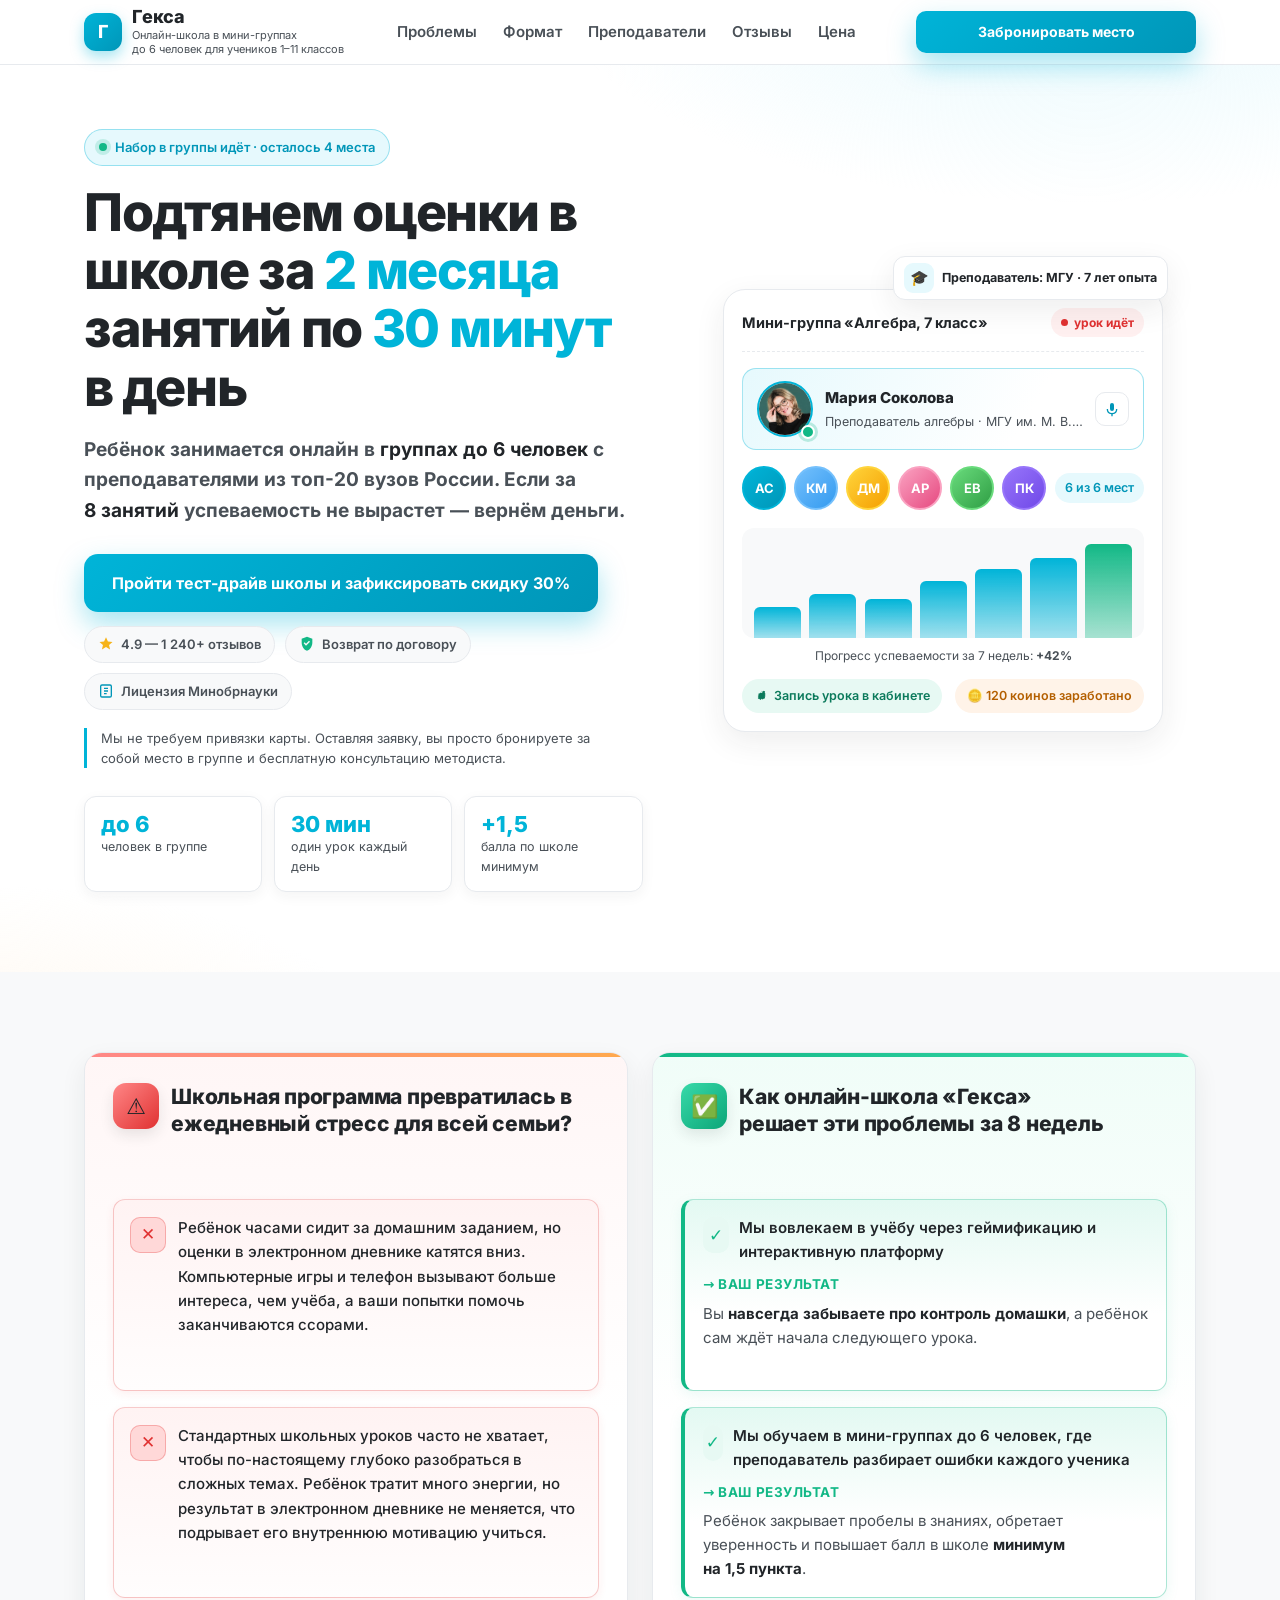
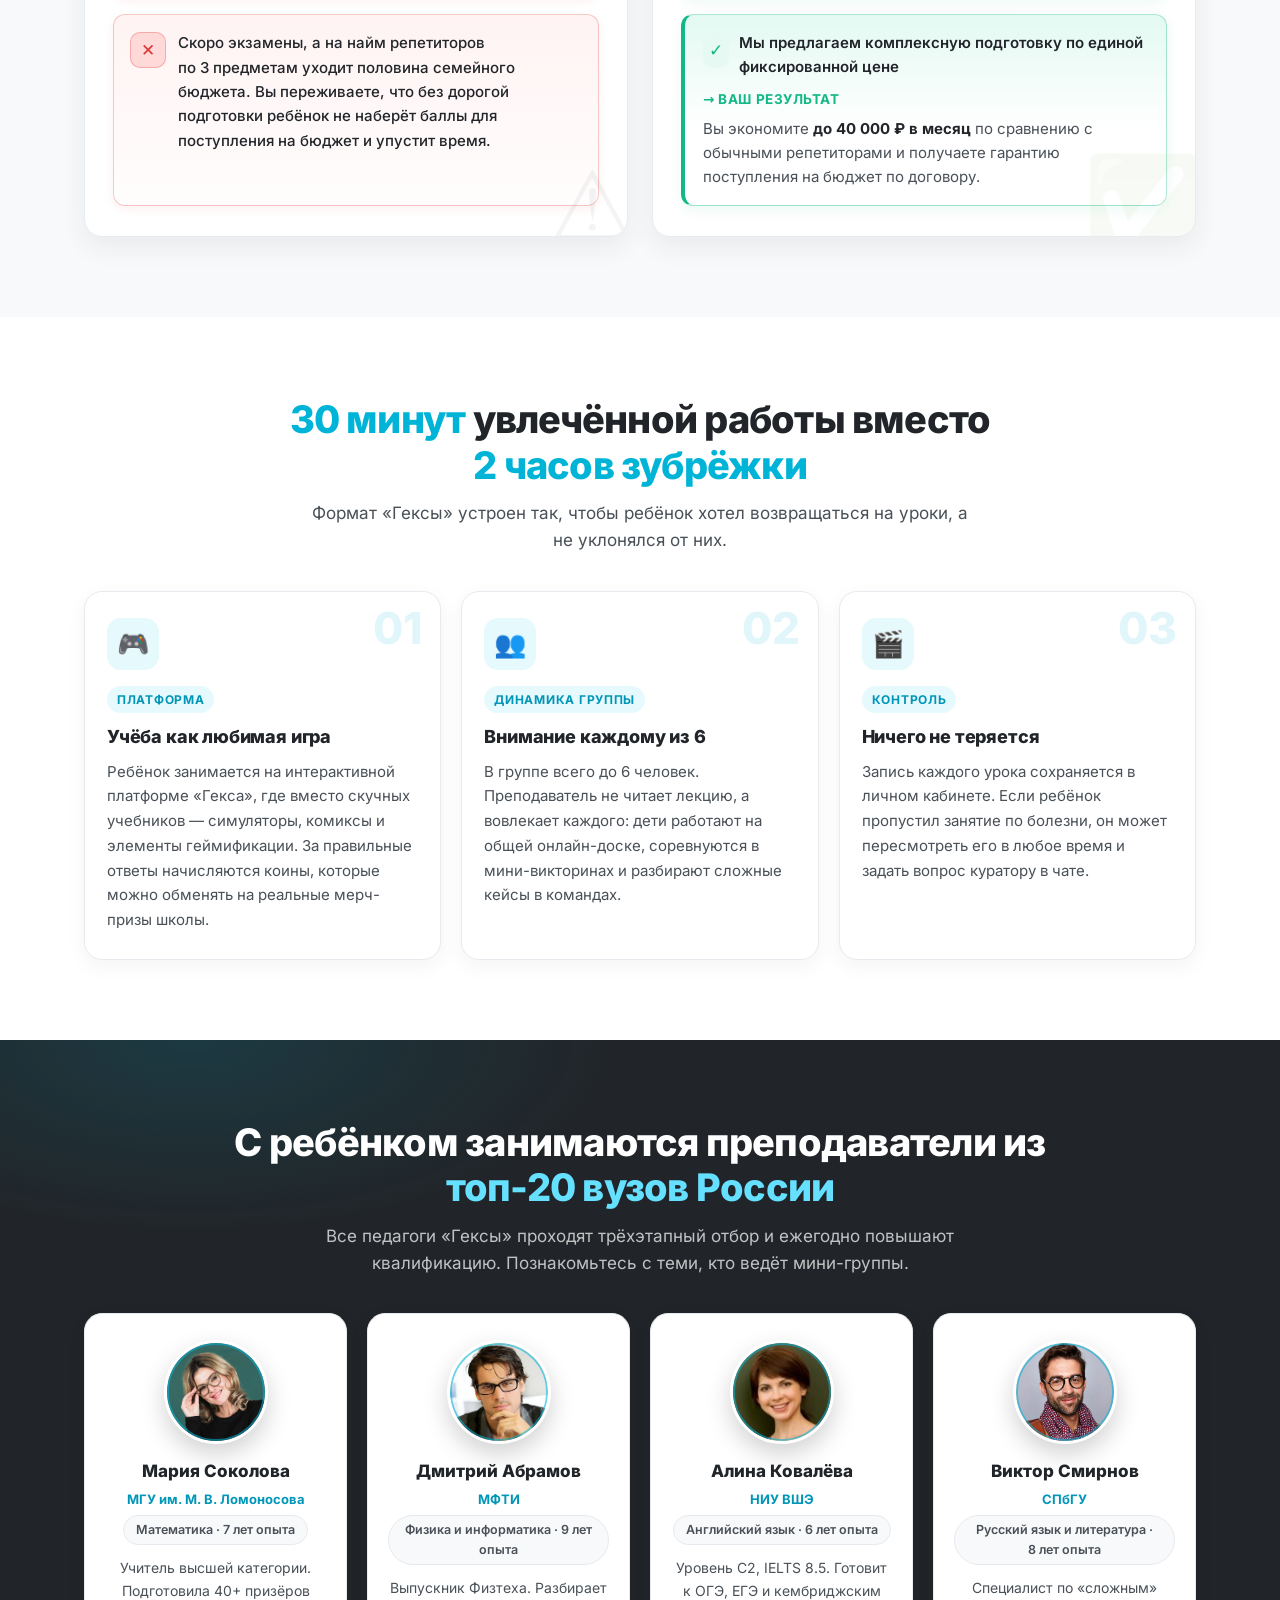
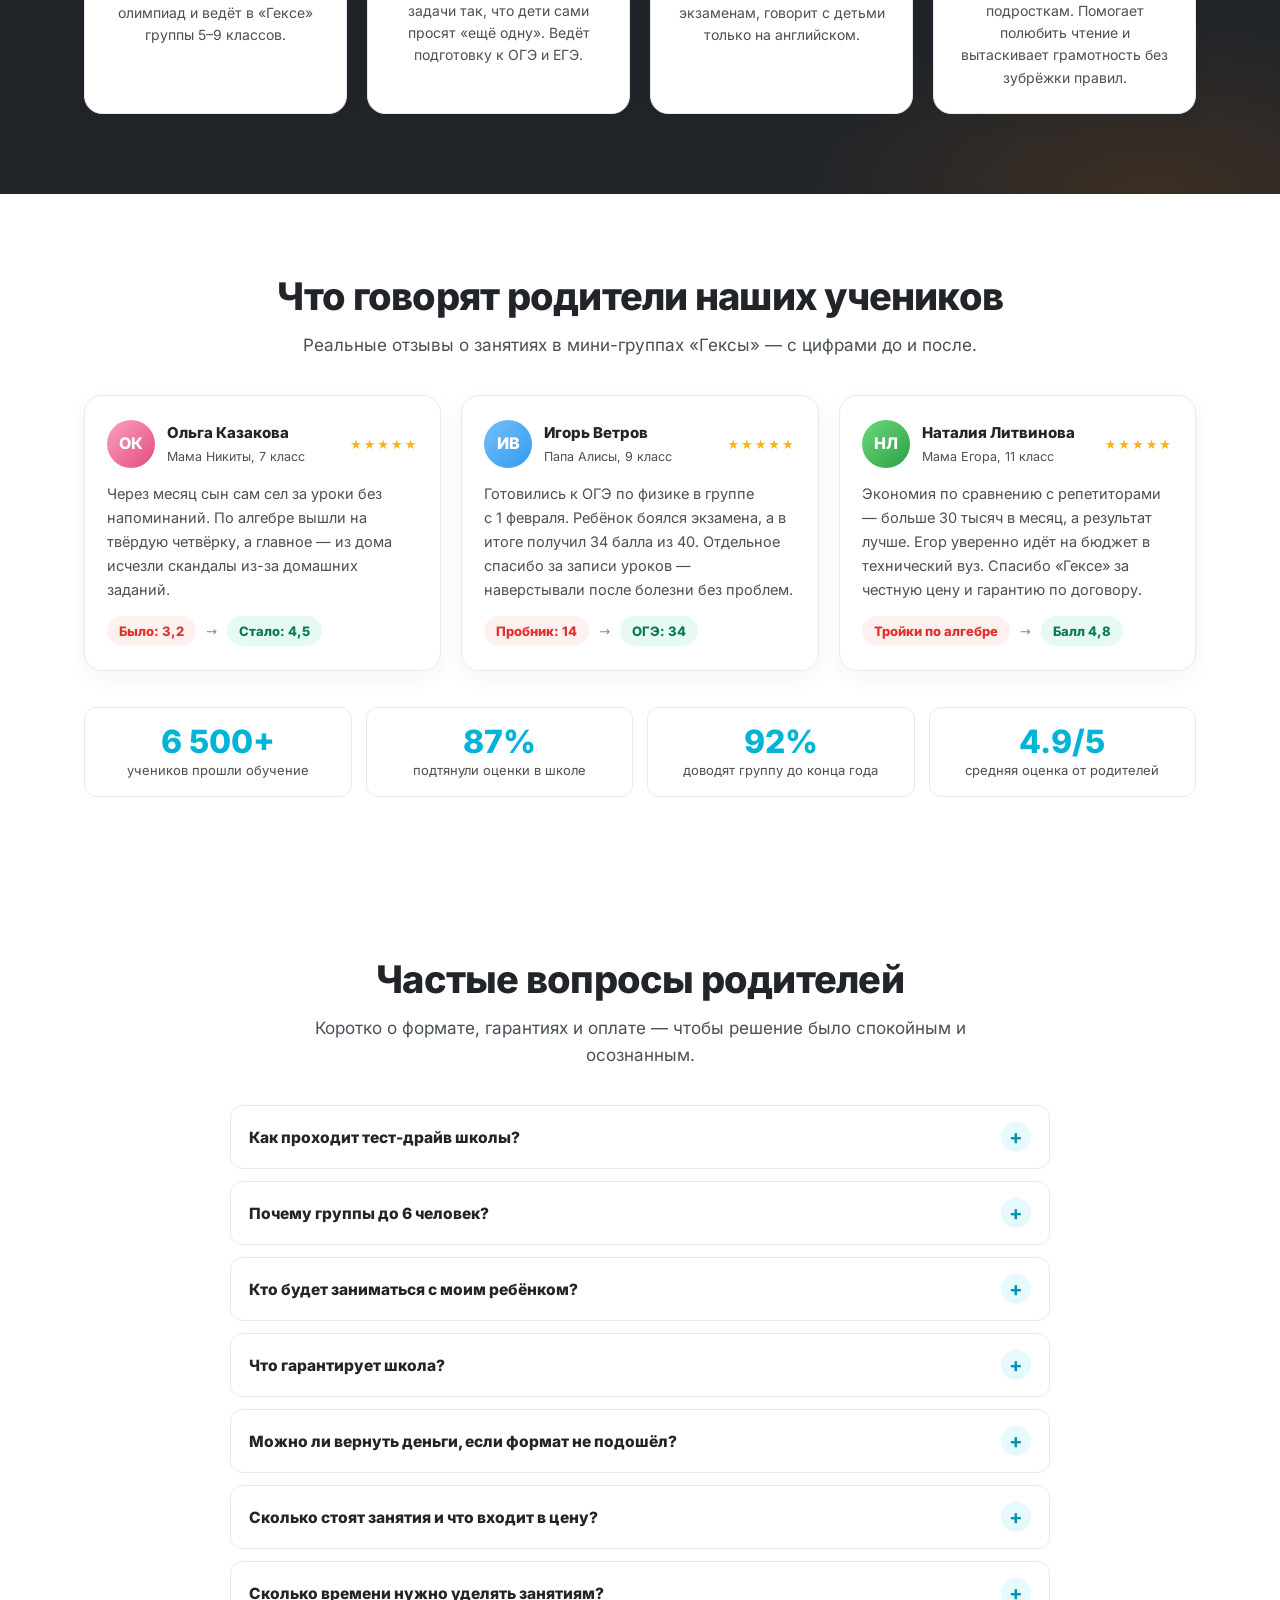
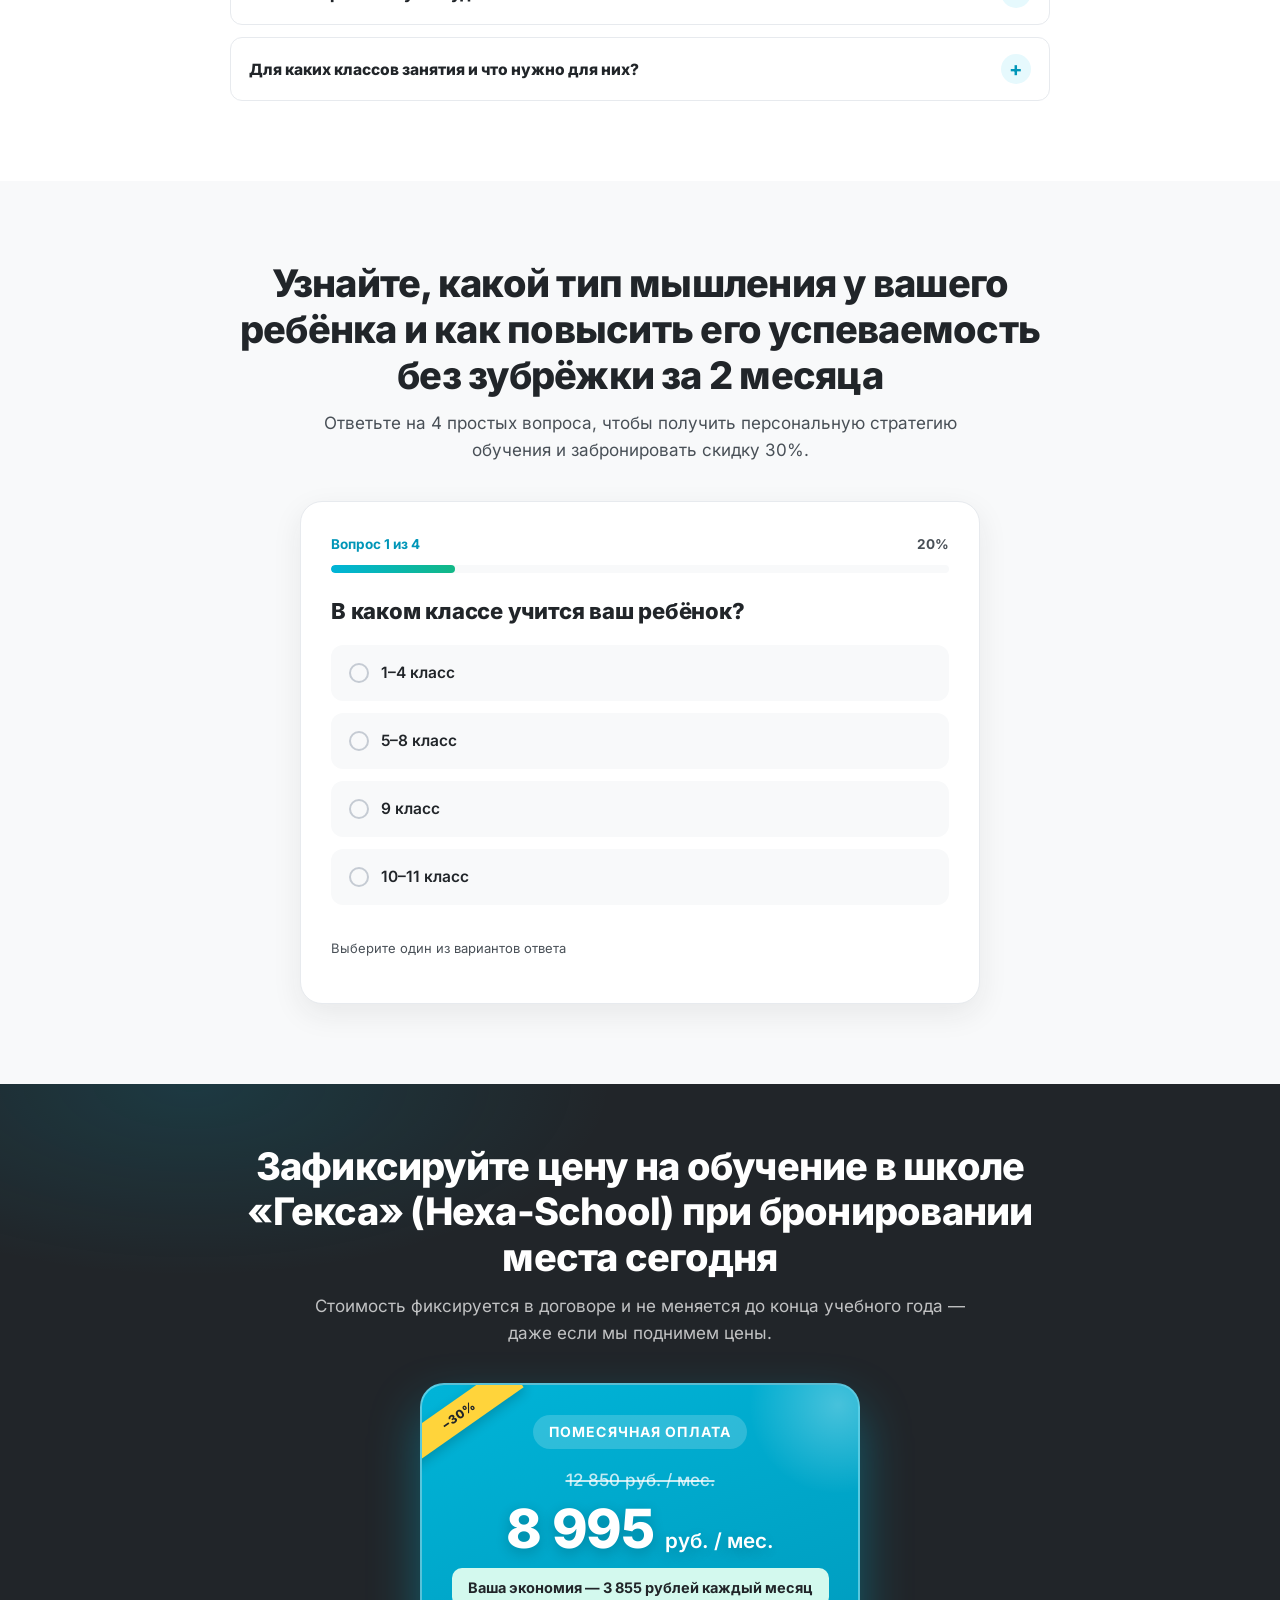
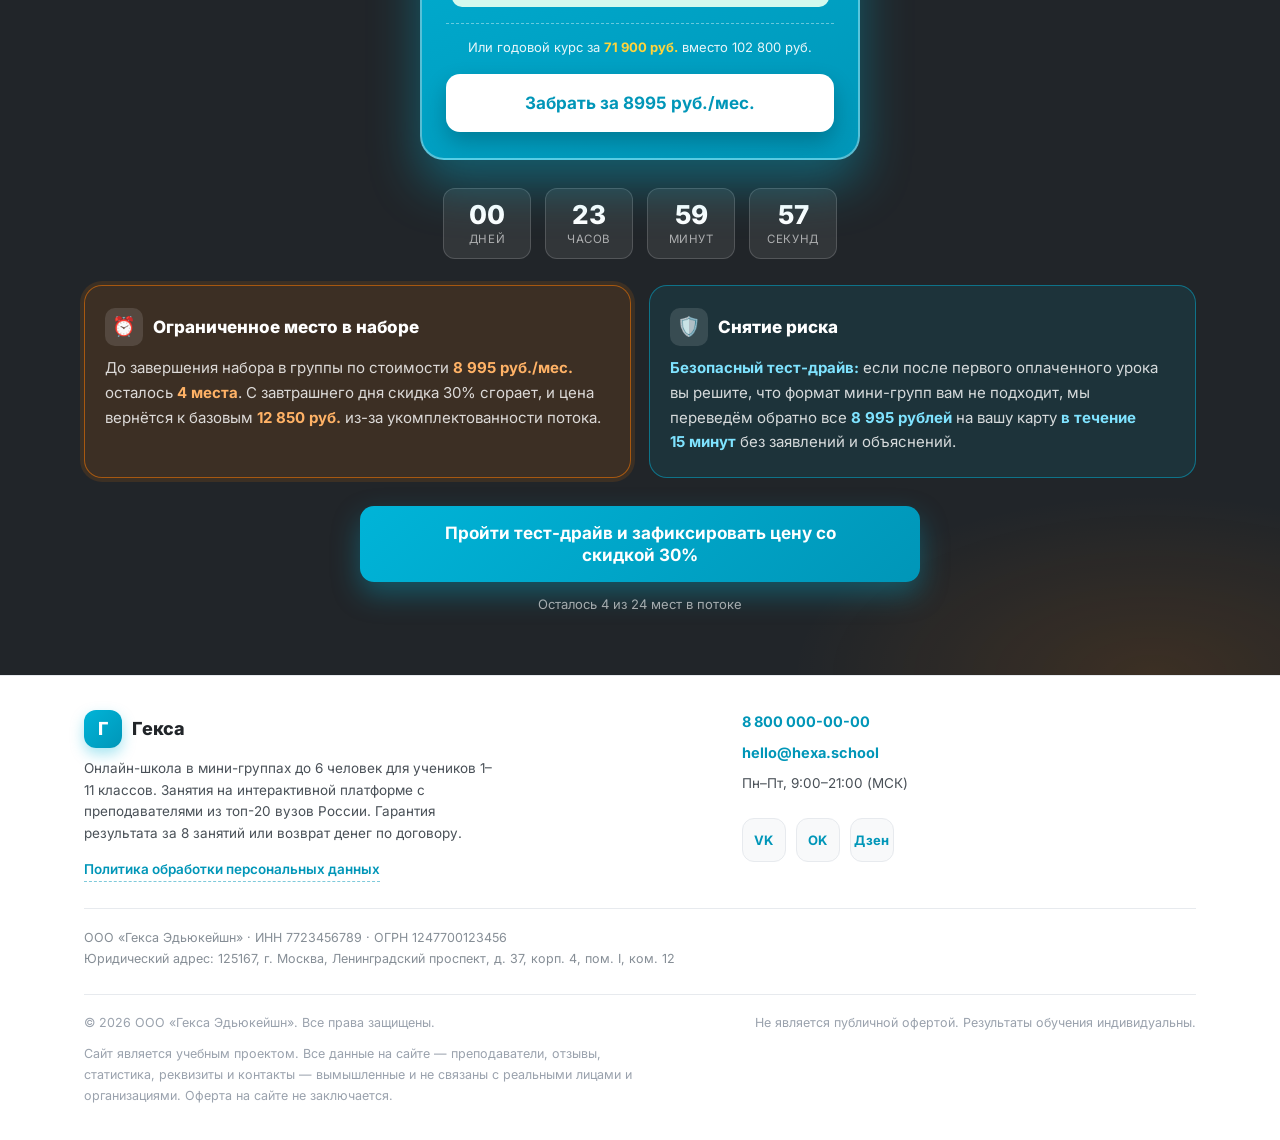
<file: index.html>
<!DOCTYPE html>
<html lang="ru" class="no-js">
<head>
  <meta charset="UTF-8">
  <meta name="viewport" content="width=device-width, initial-scale=1.0">
  <title>Гекса — онлайн-школа в мини-группах до 6 человек для учеников 1–11 классов</title>
  <meta name="description" content="Подтянем оценки за 2 месяца занятий по 30 минут в день. Обучение в мини-группах до 6 человек с преподавателями из топ-20 вузов России. Гарантия результата за 8 занятий или возврат денег.">
  <link rel="icon" type="image/svg+xml" href="data:image/svg+xml,%3Csvg xmlns='http://www.w3.org/2000/svg' viewBox='0 0 64 64'%3E%3Cdefs%3E%3ClinearGradient id='g' x1='0' y1='0' x2='1' y2='1'%3E%3Cstop offset='0' stop-color='%2300b4d8'/%3E%3Cstop offset='1' stop-color='%2300769c'/%3E%3C/linearGradient%3E%3C/defs%3E%3Cpath d='M32 2 58 17v30L32 62 6 47V17z' fill='url(%23g)'/%3E%3Ctext x='32' y='43' font-family='Arial,sans-serif' font-size='30' font-weight='700' fill='white' text-anchor='middle'%3EГ%3C/text%3E%3C/svg%3E">
  <link rel="stylesheet" href="fonts.css">
  <style>
    /* ============ БАЗА И ПЕРЕМЕННЫЕ ============ */
    :root {
      --accent:        #00b4d8;
      --accent-dark:   #0096b8;
      --accent-soft:   #e6f9fd;
      --success:       #12b886;
      --success-soft:  #e7f9f3;
      --alert:         #ff7a00;
      --alert-soft:    #fff3e8;
      --ink:           #212529;
      --ink-soft:      #495057;
      --ink-mute:      #868e96;
      --bg:            #f8f9fa;
      --white:         #ffffff;
      --border:        #e7eaee;
      --radius:        18px;
      --radius-sm:     12px;
      --shadow:        0 10px 30px rgba(33, 37, 41, .08);
      --shadow-accent: 0 12px 28px rgba(0, 180, 216, .35);
      --container:     1160px;
    }

    *, *::before, *::after { box-sizing: border-box; }

    html { scroll-behavior: smooth; scroll-padding-top: 72px; }

    body {
      margin: 0;
      font-family: 'Inter', system-ui, -apple-system, 'Segoe UI', Roboto, sans-serif;
      font-size: 16px;
      line-height: 1.6;
      color: var(--ink);
      background: var(--white);
      -webkit-font-smoothing: antialiased;
      overflow-x: hidden;
    }

    img, svg { max-width: 100%; display: block; }
    h1, h2, h3, p { margin: 0; }
    ul { margin: 0; padding: 0; list-style: none; }
    a { color: inherit; }

    .container {
      width: 100%;
      max-width: var(--container);
      margin: 0 auto;
      padding: 0 20px;
    }

    .section {
      padding: 56px 0;
      background: var(--bg);
    }
    .section--white { background: var(--white); }

    /* Тёмная секция — в стиле финального оффера (переиспользуется для ритма страницы) */
    .section--dark {
      background:
        radial-gradient(700px 320px at 15% 0%, rgba(0, 180, 216, .14), transparent 60%),
        radial-gradient(600px 300px at 90% 100%, rgba(255, 122, 0, .12), transparent 60%),
        var(--ink);
      color: var(--white);
    }
    .section--dark .section-title { color: var(--white); }
    .section--dark .section-subtitle { color: rgba(255, 255, 255, .72); }
    /* Акцентный текст в заголовках на тёмном — светлее, чтобы не потеряться */
    .section--dark .accent-strong { color: #66e0ff; }

    .section-title {
      font-size: clamp(26px, 5vw, 38px);
      font-weight: 800;
      line-height: 1.2;
      letter-spacing: -.02em;
      text-align: center;
      max-width: 820px;
      margin: 0 auto 12px;
    }

    .section-subtitle {
      text-align: center;
      color: var(--ink-soft);
      max-width: 680px;
      margin: 0 auto 36px;
      font-size: clamp(15px, 2.5vw, 17px);
    }

    .accent { color: var(--accent); }
    .accent-strong { color: var(--accent); font-weight: 800; }

    /* ============ КНОПКИ ============ */
    .btn {
      display: inline-flex;
      align-items: center;
      justify-content: center;
      gap: 10px;
      width: 100%;
      min-height: 58px;
      padding: 16px 28px;
      font-family: inherit;
      font-size: 16px;
      font-weight: 700;
      line-height: 1.3;
      text-align: center;
      text-decoration: none;
      color: var(--white);
      background: linear-gradient(135deg, var(--accent) 0%, var(--accent-dark) 100%);
      border: none;
      border-radius: 14px;
      cursor: pointer;
      box-shadow: var(--shadow-accent);
      transition: transform .2s ease, box-shadow .2s ease, filter .2s ease;
    }
    .btn:hover, .btn:focus-visible {
      transform: translateY(-3px);
      box-shadow: 0 16px 34px rgba(0, 180, 216, .42);
      filter: brightness(1.05);
    }
    .btn:active { transform: translateY(-1px); }
    .btn--ghost {
      background: var(--white);
      color: var(--accent-dark);
      border: 2px solid var(--accent);
      box-shadow: none;
    }
    .btn--ghost:hover { background: var(--accent-soft); box-shadow: none; }

    /* ============ ШАПКА / HERO ============ */
    .site-header {
      position: sticky;
      top: 0;
      z-index: 50;
      background: rgba(255, 255, 255, .92);
      backdrop-filter: blur(10px);
      border-bottom: 1px solid var(--border);
    }

    .site-header__inner {
      display: flex;
      align-items: center;
      justify-content: space-between;
      gap: 16px;
      min-height: 64px;
    }

    .logo {
      display: flex;
      align-items: center;
      gap: 10px;
      text-decoration: none;
    }
    .logo__mark {
      flex: 0 0 auto;
      width: 38px;
      height: 38px;
      display: grid;
      place-items: center;
      color: var(--white);
      font-weight: 800;
      font-size: 18px;
      background: linear-gradient(135deg, var(--accent), var(--accent-dark));
      border-radius: 12px;
      box-shadow: 0 6px 14px rgba(0, 180, 216, .35);
    }
    .logo__text { display: flex; flex-direction: column; line-height: 1.15; }
    .logo__name { font-weight: 800; font-size: 18px; letter-spacing: -.01em; }
    .logo__tagline {
      font-size: 11px;
      color: var(--ink-soft);
      max-width: 230px;
      line-height: 1.3;
    }

    .nav__list {
      display: none;
      gap: 26px;
    }
    .nav__link {
      font-size: 15px;
      font-weight: 600;
      text-decoration: none;
      color: var(--ink-soft);
      transition: color .2s ease;
    }
    .nav__link:hover { color: var(--accent-dark); }

    .header-cta {
      display: none;
      min-height: 42px;
      padding: 10px 18px;
      font-size: 14px;
      border-radius: 10px;
      width: auto;
    }

    .header-actions {
      display: flex;
      align-items: center;
      gap: 12px;
    }

    /* Бургер: на десктопе скрыт, на мобильных включается в @media (max-width: 899px) */
    .burger {
      display: none;
      place-items: center;
      gap: 5px;
      width: 44px;
      height: 44px;
      padding: 0;
      color: var(--ink);
      background: var(--white);
      border: 1px solid var(--border);
      border-radius: 12px;
      cursor: pointer;
      transition: background .2s ease, border-color .2s ease;
    }
    .burger:hover,
    .burger:focus-visible {
      background: var(--accent-soft);
      border-color: #bdeef8;
    }
    .burger span {
      display: block;
      width: 20px;
      height: 2.4px;
      border-radius: 3px;
      background: currentColor;
      transition: transform .25s ease, opacity .2s ease;
    }
    .burger.is-open span:nth-child(1) { transform: translateY(7.4px) rotate(45deg); }
    .burger.is-open span:nth-child(2) { opacity: 0; }
    .burger.is-open span:nth-child(3) { transform: translateY(-7.4px) rotate(-45deg); }

    /* Кнопка заявки внутри мобильного меню (на десктопе не показываем) */
    .nav__cta {
      display: none;
      margin-top: 8px;
      padding: 14px 16px;
      font-size: 15px;
      font-weight: 700;
      text-align: center;
      color: var(--white);
      background: var(--accent);
      border-radius: var(--radius-sm);
      box-shadow: var(--shadow-accent);
      transition: background .2s ease;
    }
    .nav__cta:hover,
    .nav__cta:focus-visible {
      color: var(--white);
      background: var(--accent-dark);
    }

    .hero {
      padding: 40px 0 56px;
      background:
        radial-gradient(900px 380px at 85% -10%, var(--accent-soft) 0%, transparent 60%),
        radial-gradient(700px 320px at 0% 110%, #fff8ef 0%, transparent 55%),
        var(--white);
      overflow: hidden;
    }

    .hero__grid {
      display: grid;
      grid-template-columns: 1fr;
      gap: 40px;
      align-items: center;
    }

    .hero__badge {
      display: inline-flex;
      align-items: center;
      gap: 8px;
      padding: 7px 14px;
      margin-bottom: 18px;
      font-size: 13px;
      font-weight: 600;
      color: var(--accent-dark);
      background: var(--accent-soft);
      border: 1px solid rgba(0, 180, 216, .35);
      border-radius: 999px;
    }
    .hero__badge-dot {
      width: 8px; height: 8px;
      border-radius: 50%;
      background: var(--success);
      box-shadow: 0 0 0 4px rgba(18, 184, 134, .18);
    }

    .hero__title {
      font-size: clamp(30px, 7vw, 52px);
      font-weight: 800;
      line-height: 1.12;
      letter-spacing: -.025em;
      margin-bottom: 18px;
    }

    .hero__subtitle {
      font-size: clamp(16px, 3vw, 19px);
      color: var(--ink-soft);
      margin-bottom: 28px;
      max-width: 560px;
    }
    .hero__subtitle strong { color: var(--ink); font-weight: 700; }

    .hero__cta { margin-bottom: 14px; }

    .hero__microtext {
      font-size: 13px;
      line-height: 1.55;
      color: var(--ink-soft);
      max-width: 520px;
      padding-left: 14px;
      border-left: 3px solid var(--accent);
    }

    .hero__stats {
      display: flex;
      flex-wrap: wrap;
      gap: 12px;
      margin-top: 28px;
    }
    .hero__stat {
      flex: 1 1 130px;
      padding: 14px 16px;
      background: var(--white);
      border: 1px solid var(--border);
      border-radius: var(--radius-sm);
      box-shadow: 0 4px 14px rgba(33, 37, 41, .05);
    }
    .hero__stat-value { font-size: 22px; font-weight: 800; color: var(--accent); line-height: 1.2; }
    .hero__stat-label { font-size: 12.5px; color: var(--ink-soft); }

    /* --- Визуальная карточка платформы --- */
    .platform-card {
      position: relative;
      background: var(--white);
      border: 1px solid var(--border);
      border-radius: 22px;
      box-shadow: var(--shadow);
      padding: 18px;
      max-width: 440px;
      margin: 0 auto;
      width: 100%;
    }
    .platform-card::before {
      content: "";
      position: absolute;
      inset: -14px -14px auto auto;
      width: 120px; height: 120px;
      background: radial-gradient(circle, rgba(0,180,216,.25), transparent 70%);
      border-radius: 50%;
      z-index: -1;
    }

    .platform-card__top {
      display: flex;
      align-items: center;
      justify-content: space-between;
      gap: 10px;
      padding-bottom: 14px;
      border-bottom: 1px dashed var(--border);
      margin-bottom: 16px;
    }
    .platform-card__room { font-size: 14.5px; font-weight: 700; }
    .platform-card__live {
      display: inline-flex;
      align-items: center;
      gap: 6px;
      font-size: 12px;
      font-weight: 700;
      color: #e03131;
      background: #fff0f0;
      padding: 5px 10px;
      border-radius: 999px;
    }
    .platform-card__live::before {
      content: "";
      width: 7px; height: 7px;
      border-radius: 50%;
      background: #e03131;
      animation: pulse 1.4s infinite;
    }
    @keyframes pulse {
      0%, 100% { opacity: 1; }
      50% { opacity: .3; }
    }

    .group-row {
      display: flex;
      align-items: center;
      gap: 8px;
      flex-wrap: wrap;
      margin-bottom: 18px;
    }
    .avatar {
      width: 44px; height: 44px;
      display: grid;
      place-items: center;
      font-size: 13px;
      font-weight: 700;
      color: var(--white);
      background: var(--bg);
      border: 2px solid var(--border);
      border-radius: 50%;
      letter-spacing: .02em;
    }
    .avatar--t { background: linear-gradient(135deg, var(--accent), var(--accent-dark)); border-color: var(--accent); }
    .avatar--k { background: linear-gradient(135deg, #74c0fc, #339af0); border-color: #74c0fc; }
    .avatar--d { background: linear-gradient(135deg, #ffd43b, #f59f00); border-color: #ffd43b; }
    .avatar--a { background: linear-gradient(135deg, #faa2c1, #e64980); border-color: #faa2c1; }
    .avatar--e { background: linear-gradient(135deg, #69db7c, #2f9e44); border-color: #69db7c; }
    .avatar--p { background: linear-gradient(135deg, #9775fa, #7048e8); border-color: #9775fa; }
    .group-row__count {
      font-size: 12.5px;
      font-weight: 600;
      color: var(--ink-soft);
      margin-left: auto;
      background: var(--accent-soft);
      color: var(--accent-dark);
      padding: 5px 10px;
      border-radius: 999px;
    }

    /* Превью преподавателя в видеосвязи */
    .video-teacher {
      display: flex;
      align-items: center;
      gap: 12px;
      padding: 12px 14px;
      margin-bottom: 16px;
      background: linear-gradient(120deg, var(--accent-soft), #fff 70%);
      border: 1px solid rgba(0, 180, 216, .35);
      border-radius: 14px;
    }
    .video-teacher__frame {
      position: relative;
      flex: 0 0 auto;
      line-height: 0;
    }
    .video-teacher__img {
      width: 56px; height: 56px;
      border-radius: 50%;
      object-fit: cover;
      border: 2px solid var(--accent);
    }
    .video-teacher__live-dot {
      position: absolute;
      right: -2px; bottom: -2px;
      width: 14px; height: 14px;
      background: var(--success);
      border: 2px solid var(--white);
      border-radius: 50%;
      box-shadow: 0 0 0 3px rgba(18, 184, 134, .25);
      animation: pulse 1.6s infinite;
    }
    .video-teacher__info { display: grid; gap: 2px; min-width: 0; }
    .video-teacher__name {
      font-size: 15px;
      font-weight: 800;
      color: var(--ink);
      white-space: nowrap;
      overflow: hidden;
      text-overflow: ellipsis;
    }
    .video-teacher__role {
      font-size: 12.5px;
      color: var(--ink-soft);
      white-space: nowrap;
      overflow: hidden;
      text-overflow: ellipsis;
    }
    .video-teacher__mic {
      margin-left: auto;
      flex: 0 0 auto;
      width: 34px; height: 34px;
      display: grid;
      place-items: center;
      background: var(--white);
      border: 1px solid var(--border);
      border-radius: 10px;
    }

    /* Бейджи доверия */
    .trust-badges {
      display: flex;
      flex-wrap: wrap;
      gap: 10px;
      margin-bottom: 18px;
    }
    .trust-badge {
      display: inline-flex;
      align-items: center;
      gap: 7px;
      font-size: 13px;
      font-weight: 600;
      color: var(--ink-soft);
      background: var(--bg);
      border: 1px solid var(--border);
      border-radius: 999px;
      padding: 7px 13px;
    }

    .chart {
      display: flex;
      align-items: flex-end;
      gap: 8px;
      height: 110px;
      padding: 12px 12px 0;
      background: var(--bg);
      border-radius: var(--radius-sm);
      margin-bottom: 14px;
    }
    .chart__bar {
      flex: 1;
      border-radius: 6px 6px 0 0;
      background: linear-gradient(180deg, var(--accent), rgba(0,180,216,.35));
      min-width: 12px;
      animation: grow 1s ease both;
    }
    .chart__bar--last { background: linear-gradient(180deg, var(--success), rgba(18,184,134,.35)); }
    @keyframes grow {
      from { transform: scaleY(.2); transform-origin: bottom; opacity: .4; }
      to   { transform: scaleY(1);  transform-origin: bottom; opacity: 1; }
    }
    .chart__caption {
      font-size: 12px;
      color: var(--ink-soft);
      text-align: center;
      margin-top: -6px;
      margin-bottom: 14px;
    }

    .platform-card__footer {
      display: flex;
      align-items: center;
      justify-content: space-between;
      gap: 10px;
      flex-wrap: wrap;
    }
    .platform-pill {
      display: inline-flex;
      align-items: center;
      gap: 6px;
      font-size: 12.5px;
      font-weight: 600;
      padding: 7px 12px;
      border-radius: 999px;
      background: var(--success-soft);
      color: #0b7a5b;
    }
    .platform-pill--coins { background: var(--alert-soft); color: #b45f00; }

    .float-note {
      position: absolute;
      right: -6px;
      top: -34px;
      display: none;
      align-items: center;
      gap: 8px;
      font-size: 12.5px;
      font-weight: 700;
      background: var(--white);
      border: 1px solid var(--border);
      border-radius: 12px;
      padding: 6px 10px;
      box-shadow: var(--shadow);
      white-space: nowrap;
    }
    .float-note__cap {
      width: 30px; height: 30px;
      display: grid;
      place-items: center;
      font-size: 15px;
      background: var(--accent-soft);
      border-radius: 9px;
    }

    /* ============ БЛОК 2: ПРОБЛЕМЫ И РЕШЕНИЯ ============ */
    .split {
      display: grid;
      grid-template-columns: 1fr;
      gap: 24px;
    }

    .panel {
      position: relative;
      overflow: hidden;
      background: var(--white);
      border: 1px solid var(--border);
      border-radius: var(--radius);
      padding: 26px 20px 24px;
      box-shadow: 0 10px 26px rgba(33, 37, 41, .07);
      transition: transform .25s ease, box-shadow .25s ease;
    }
    .panel:hover {
      transform: translateY(-4px);
      box-shadow: 0 16px 34px rgba(33, 37, 41, .11);
    }
    .panel::before {
      content: "";
      position: absolute;
      top: 0; left: 0; right: 0;
      height: 4px;
    }
    .panel--pain { background: linear-gradient(180deg, #fff6f6, var(--white) 46%); }
    .panel--pain::before { background: linear-gradient(90deg, #ff8787, #ffa94d); }
    .panel--pain::after {
      content: "⚠️";
      position: absolute;
      right: -8px; bottom: -16px;
      font-size: 96px;
      line-height: 1;
      opacity: .05;
      pointer-events: none;
    }
    .panel--fix { background: linear-gradient(180deg, #f0fdf8, var(--white) 46%); }
    .panel--fix::before { background: linear-gradient(90deg, #12b886, #38d9a9); }
    .panel--fix::after {
      content: "✅";
      position: absolute;
      right: -8px; bottom: -16px;
      font-size: 96px;
      line-height: 1;
      opacity: .05;
      pointer-events: none;
    }
    .panel__head {
      display: flex;
      align-items: center;
      gap: 12px;
      margin-bottom: 20px;
    }
    .panel__icon {
      flex: 0 0 auto;
      width: 46px; height: 46px;
      display: grid;
      place-items: center;
      font-size: 22px;
      border-radius: 13px;
      box-shadow: 0 6px 14px rgba(33, 37, 41, .1);
    }
    .panel--pain .panel__icon { background: linear-gradient(135deg, #ff8787, #e03131); }
    .panel--fix .panel__icon  { background: linear-gradient(135deg, #38d9a9, #0ca678); }
    .panel__title {
      font-size: clamp(18px, 3.5vw, 21px);
      font-weight: 800;
      line-height: 1.3;
      letter-spacing: -.01em;
      text-wrap: balance;
    }

    .item-list { display: grid; gap: 16px; }

    .item {
      display: grid;
      grid-template-columns: 36px 1fr;
      gap: 12px;
      align-items: start;
      font-size: 15px;
      line-height: 1.62;
      color: var(--ink);
      font-weight: 500;
    }
    .item__mark {
      width: 36px; height: 36px;
      display: grid;
      place-items: center;
      font-size: 17px;
      font-weight: 800;
      border-radius: 10px;
      margin-top: 1px;
    }
    .item--pain .item__mark {
      background: #ffd8d8;
      color: #e03131;
      box-shadow: inset 0 0 0 1px rgba(224, 49, 49, .28);
    }
    .item--fix .item__mark {
      background: var(--accent-soft);
      color: var(--accent-dark);
      box-shadow: inset 0 0 0 1px rgba(0, 180, 216, .28);
    }
    .item strong { color: var(--ink); font-weight: 800; }

    .fix-card {
      background: linear-gradient(180deg, #e3f9f2, var(--white) 60%);
      border: 1px solid rgba(18, 184, 134, .35);
      border-left: 4px solid #12b886;
      border-radius: var(--radius-sm);
      padding: 16px 16px 16px 18px;
      box-shadow: 0 4px 14px rgba(18, 184, 134, .08);
    }
    .fix-card__do {
      display: flex;
      gap: 10px;
      align-items: flex-start;
      font-size: 15px;
      font-weight: 600;
      color: var(--ink);
      margin-bottom: 10px;
    }
    .fix-card__arrow {
      display: flex;
      align-items: center;
      gap: 8px;
      font-size: 13.5px;
      font-weight: 700;
      color: var(--success);
      text-transform: uppercase;
      letter-spacing: .04em;
      margin-bottom: 6px;
    }
    .fix-card__result {
      font-size: 15px;
      color: var(--ink-soft);
      line-height: 1.6;
    }
    .fix-card__result strong { color: var(--ink); font-weight: 700; }

    /* ============ БЛОК 3: ФОРМАТ ============ */
    .cards-3 {
      display: grid;
      grid-template-columns: 1fr;
      gap: 20px;
    }
    .feature-card {
      position: relative;
      background: var(--white);
      border: 1px solid var(--border);
      border-radius: var(--radius);
      padding: 26px 22px;
      box-shadow: 0 6px 20px rgba(33, 37, 41, .05);
      transition: transform .25s ease, box-shadow .25s ease;
      overflow: hidden;
    }
    .feature-card:hover {
      transform: translateY(-6px);
      box-shadow: 0 18px 36px rgba(33, 37, 41, .1);
    }
    .feature-card::after {
      content: "";
      position: absolute;
      top: 0; left: 0;
      width: 100%; height: 4px;
      background: linear-gradient(90deg, var(--accent), var(--success));
      transform: scaleX(0);
      transform-origin: left;
      transition: transform .3s ease;
    }
    .feature-card:hover::after { transform: scaleX(1); }

    .feature-card__num {
      position: absolute;
      top: 14px; right: 18px;
      font-size: 44px;
      font-weight: 800;
      color: rgba(0, 180, 216, .12);
      line-height: 1;
    }
    .feature-card__icon {
      width: 52px; height: 52px;
      display: grid;
      place-items: center;
      font-size: 26px;
      background: var(--accent-soft);
      border-radius: 14px;
      margin-bottom: 16px;
    }
    .feature-card__label {
      display: inline-block;
      font-size: 12px;
      font-weight: 700;
      text-transform: uppercase;
      letter-spacing: .06em;
      color: var(--accent-dark);
      background: var(--accent-soft);
      padding: 4px 10px;
      border-radius: 999px;
      margin-bottom: 10px;
    }
    .feature-card__title {
      font-size: 18px;
      font-weight: 800;
      margin-bottom: 8px;
      letter-spacing: -.01em;
    }
    .feature-card__text { font-size: 15px; color: var(--ink-soft); line-height: 1.65; }

    /* ============ БЛОК FAQ ============ */
    .faq-list {
      max-width: 820px;
      margin: 0 auto;
      display: grid;
      gap: 12px;
    }
    .faq-item {
      background: var(--white);
      border: 1px solid var(--border);
      border-radius: var(--radius-sm);
      transition: border-color .2s ease, box-shadow .2s ease;
    }
    .faq-item[open] {
      border-color: rgba(0, 180, 216, .5);
      box-shadow: 0 10px 26px rgba(33, 37, 41, .07);
    }
    .faq-item__q {
      list-style: none;
      cursor: pointer;
      display: flex;
      align-items: center;
      justify-content: space-between;
      gap: 14px;
      padding: 16px 18px;
      font-size: 15.5px;
      font-weight: 800;
      line-height: 1.4;
      color: var(--ink);
      margin: 0;
      user-select: none;
      -webkit-user-select: none;
    }
    .faq-item__q::-webkit-details-marker { display: none; }
    .faq-item__q::after {
      content: '+';
      flex: 0 0 auto;
      display: grid;
      place-items: center;
      width: 30px;
      height: 30px;
      border-radius: 50%;
      background: var(--accent-soft);
      color: var(--accent-dark);
      font-size: 20px;
      font-weight: 700;
      line-height: 1;
      transition: transform .25s ease, background .2s ease, color .2s ease;
    }
    .faq-item[open] .faq-item__q::after {
      transform: rotate(45deg);
      background: var(--accent);
      color: var(--white);
    }
    .faq-item__a {
      padding: 0 18px 16px;
      font-size: 15px;
      color: var(--ink-soft);
      line-height: 1.65;
    }
    .faq-item__a p { margin: 0; }
    .faq-item__a p + p { margin-top: 10px; }

    /* ============ БЛОК 4: КВИЗ ============ */
    .quiz-wrap {
      max-width: 680px;
      margin: 0 auto;
      background: var(--white);
      border: 1px solid var(--border);
      border-radius: 22px;
      box-shadow: var(--shadow);
      padding: 26px 20px;
    }

    .quiz__meta {
      display: flex;
      align-items: center;
      justify-content: space-between;
      gap: 12px;
      font-size: 13.5px;
      font-weight: 700;
      color: var(--ink-soft);
      margin-bottom: 10px;
    }
    .quiz__meta-step { color: var(--accent-dark); }

    .quiz__bar {
      height: 8px;
      background: var(--bg);
      border-radius: 999px;
      overflow: hidden;
      margin-bottom: 24px;
    }
    .quiz__bar-fill {
      height: 100%;
      width: 20%;
      background: linear-gradient(90deg, var(--accent), var(--success));
      border-radius: 999px;
      transition: width .4s ease;
    }

    .quiz-step { display: none; animation: fadeIn .35s ease; }
    .quiz-step.is-active { display: block; }
    @keyframes fadeIn {
      from { opacity: 0; transform: translateY(10px); }
      to   { opacity: 1; transform: translateY(0); }
    }

    .quiz-step__title {
      font-size: clamp(18px, 4vw, 22px);
      font-weight: 800;
      line-height: 1.35;
      margin-bottom: 18px;
      letter-spacing: -.01em;
    }

    .quiz-options { display: grid; gap: 12px; }

    .quiz-option {
      display: flex;
      align-items: center;
      gap: 12px;
      width: 100%;
      min-height: 56px;
      padding: 14px 16px;
      font-family: inherit;
      font-size: 15.5px;
      font-weight: 600;
      line-height: 1.4;
      text-align: left;
      color: var(--ink);
      background: var(--bg);
      border: 2px solid transparent;
      border-radius: var(--radius-sm);
      cursor: pointer;
      transition: border-color .2s ease, background .2s ease, transform .15s ease;
    }
    .quiz-option::before {
      content: "";
      flex: 0 0 auto;
      width: 20px; height: 20px;
      border: 2px solid #c5cbd3;
      border-radius: 50%;
      transition: border-color .2s ease, box-shadow .2s ease;
    }
    .quiz-option:hover, .quiz-option:focus-visible {
      border-color: var(--accent);
      background: var(--accent-soft);
      transform: translateX(4px);
    }
    .quiz-option:hover::before { border-color: var(--accent); }
    .quiz-option.is-selected {
      border-color: var(--accent);
      background: var(--accent-soft);
    }
    .quiz-option.is-selected::before {
      border-color: var(--accent);
      box-shadow: inset 0 0 0 4px var(--white), inset 0 0 0 10px var(--accent);
    }

    .quiz__footer {
      display: flex;
      align-items: center;
      justify-content: space-between;
      gap: 12px;
      margin-top: 22px;
      min-height: 44px;
    }
    .quiz__back {
      font-family: inherit;
      font-size: 14.5px;
      font-weight: 600;
      color: var(--ink-soft);
      background: none;
      border: none;
      cursor: pointer;
      padding: 10px 4px;
      transition: color .2s ease;
    }
    .quiz__back:hover { color: var(--ink); }
    .quiz__back[hidden] { display: none; }
    .quiz__hint { font-size: 13px; color: var(--ink-soft); }

    /* --- Финальная форма --- */
    .lead-form { display: grid; gap: 14px; }
    .field { display: grid; gap: 6px; }
    .field label {
      font-size: 13.5px;
      font-weight: 700;
      color: var(--ink);
    }
    .field input {
      width: 100%;
      min-height: 54px;
      padding: 14px 16px;
      font-family: inherit;
      font-size: 16px;
      color: var(--ink);
      background: var(--bg);
      border: 2px solid var(--border);
      border-radius: var(--radius-sm);
      transition: border-color .2s ease, background .2s ease;
    }
    .field input:focus {
      outline: none;
      border-color: var(--accent);
      background: var(--white);
    }
    .field input::placeholder { color: #9aa2ad; }
    .form-note {
      font-size: 12.5px;
      color: var(--ink-soft);
      text-align: center;
      line-height: 1.5;
    }
    .form-success {
      display: none;
      text-align: center;
      padding: 20px 6px;
      animation: fadeIn .4s ease;
    }
    .form-success.is-visible { display: block; }
    .form-success__icon {
      width: 64px; height: 64px;
      display: grid;
      place-items: center;
      margin: 0 auto 16px;
      font-size: 30px;
      background: var(--success-soft);
      border-radius: 50%;
    }
    .form-success__title { font-size: 20px; font-weight: 800; margin-bottom: 8px; }
    .form-success__text { font-size: 15px; color: var(--ink-soft); }
    .form-success__btn { margin-top: 20px; }

    /* ============ БЛОК 5: ФИНАЛЬНЫЙ ОФФЕР ============ */
    .offer {
      background:
        radial-gradient(700px 320px at 15% 0%, rgba(0,180,216,.14), transparent 60%),
        radial-gradient(600px 300px at 90% 100%, rgba(255,122,0,.12), transparent 60%),
        var(--ink);
      color: var(--white);
      padding: 60px 0;
    }
    .offer .section-title { color: var(--white); }
    .offer .section-subtitle { color: rgba(255, 255, 255, .72); }

    .offer__grid {
      display: grid;
      grid-template-columns: 1fr;
      gap: 18px;
      margin-bottom: 28px;
    }

    .offer-box {
      border-radius: var(--radius);
      padding: 22px 20px;
      border: 1px solid;
    }
    .offer-box--urgent {
      background: rgba(255, 122, 0, .12);
      border-color: rgba(255, 122, 0, .55);
      box-shadow: 0 0 0 4px rgba(255, 122, 0, .12);
    }
    .offer-box--safe {
      background: rgba(0, 180, 216, .1);
      border-color: rgba(0, 180, 216, .5);
    }
    .offer-box__head {
      display: flex;
      align-items: center;
      gap: 10px;
      font-size: 17px;
      font-weight: 800;
      margin-bottom: 10px;
    }
    .offer-box__emoji {
      width: 38px; height: 38px;
      display: grid;
      place-items: center;
      font-size: 19px;
      background: rgba(255, 255, 255, .12);
      border-radius: 10px;
      flex: 0 0 auto;
    }
    .offer-box__text {
      font-size: 15px;
      line-height: 1.65;
      color: rgba(255, 255, 255, .82);
    }
    .offer-box__text strong { color: var(--white); font-weight: 700; }
    .offer-box--urgent .offer-box__text strong { color: #ffb266; }
    .offer-box--safe .offer-box__text strong { color: #7fe3ff; }

    /* --- Карточка тарифа --- */
    .price-card {
      position: relative;
      max-width: 440px;
      margin: 0 auto 28px;
      padding: 30px 24px 26px;
      text-align: center;
      background: linear-gradient(160deg, var(--accent) 0%, var(--accent-dark) 100%);
      color: var(--white);
      border: 2px solid rgba(255, 255, 255, .35);
      border-radius: 24px;
      box-shadow: 0 24px 50px rgba(0, 180, 216, .4);
      overflow: hidden;
      cursor: pointer;
      transition: transform .25s ease, box-shadow .25s ease;
      -webkit-tap-highlight-color: transparent;
    }
    .price-card:hover, .price-card:focus-visible {
      transform: translateY(-6px) scale(1.02);
      box-shadow: 0 32px 64px rgba(0, 180, 216, .55);
      outline: none;
    }
    .price-card:active { transform: translateY(-2px) scale(1); }
    .price-card::before {
      content: "";
      position: absolute;
      top: -70px; right: -70px;
      width: 180px; height: 180px;
      background: radial-gradient(circle, rgba(255,255,255,.28), transparent 70%);
      border-radius: 50%;
    }
    .price-card__badge {
      position: absolute;
      top: 16px; left: -34px;
      transform: rotate(-35deg);
      width: 140px;
      padding: 5px 0;
      font-size: 12px;
      font-weight: 800;
      letter-spacing: .06em;
      text-transform: uppercase;
      text-align: center;
      color: var(--ink);
      background: #ffd43b;
      box-shadow: 0 4px 12px rgba(0, 0, 0, .18);
    }
    .price-card__plan {
      position: relative;
      display: inline-block;
      font-size: 14px;
      font-weight: 700;
      text-transform: uppercase;
      letter-spacing: .08em;
      background: rgba(255, 255, 255, .18);
      padding: 6px 16px;
      border-radius: 999px;
      margin-bottom: 18px;
    }
    .price-card__old {
      display: block;
      font-size: 17px;
      font-weight: 500;
      color: rgba(255, 255, 255, .75);
      text-decoration: line-through;
      text-decoration-thickness: 2px;
      margin-bottom: 4px;
    }
    .price-card__new {
      display: block;
      font-size: clamp(40px, 9vw, 54px);
      font-weight: 800;
      line-height: 1.1;
      letter-spacing: -.02em;
      color: var(--white);
      text-shadow: 0 4px 14px rgba(0, 0, 0, .2);
      margin-bottom: 10px;
    }
    .price-card__new span {
      font-size: .38em;
      font-weight: 600;
      letter-spacing: 0;
    }
    .price-card__save {
      display: inline-block;
      font-size: 14.5px;
      font-weight: 700;
      color: var(--ink);
      background: #d3f9ee;
      padding: 8px 16px;
      border-radius: 10px;
      margin-bottom: 16px;
    }
    .price-card__alt {
      display: block;
      position: relative;
      font-size: 13px;
      line-height: 1.5;
      color: rgba(255, 255, 255, .9);
      text-decoration: none;
      border-top: 1px dashed rgba(255, 255, 255, .4);
      padding-top: 14px;
      transition: color .2s ease;
    }
    .price-card__alt strong { color: #ffd43b; font-weight: 700; }
    .price-card__alt:hover { color: var(--white); text-decoration: underline; }
    .price-card .price-card__btn {
      position: relative;
      display: inline-flex;
      width: 100%;
      min-width: 0;
      min-height: 58px;
      margin-top: 16px;
      font-size: 17px;
      color: var(--accent-dark);
      background: var(--white);
      box-shadow: 0 10px 22px rgba(0, 0, 0, .22);
    }
    .price-card .price-card__btn:hover, .price-card .price-card__btn:focus-visible {
      color: var(--accent-dark);
      background: #f3fdff;
      box-shadow: 0 14px 28px rgba(0, 0, 0, .28);
    }
    .modal-form .btn { width: 100%; min-width: 0; }

    /* ============ МОДАЛЬНОЕ ОКНО ============ */
    .modal {
      position: fixed;
      inset: 0;
      z-index: 200;
      display: none;
      align-items: center;
      justify-content: center;
      padding: 16px;
    }
    .modal.is-open { display: flex; }

    .modal__overlay {
      position: absolute;
      inset: 0;
      background: rgba(33, 37, 41, .65);
      backdrop-filter: blur(4px);
      border: none;
      padding: 0;
      cursor: pointer;
      animation: fadeIn .25s ease;
    }

    .modal__dialog {
      position: relative;
      z-index: 1;
      width: 100%;
      max-width: 440px;
      max-height: calc(100vh - 32px);
      overflow-y: auto;
      background: var(--white);
      border-radius: 22px;
      padding: 30px 22px 26px;
      box-shadow: 0 30px 70px rgba(0, 0, 0, .35);
      animation: modalIn .3s ease;
    }
    @keyframes modalIn {
      from { opacity: 0; transform: translateY(24px) scale(.97); }
      to   { opacity: 1; transform: translateY(0) scale(1); }
    }

    /* Модалка с Яндекс Формой: шапка липкая, высота формы считается явно,
       чтобы низ формы с кнопкой не уезжал за край на невысоких экранах */
    .modal__dialog--yform {
      max-width: 560px;
      padding: 0;
    }

    /* Шапка модалки: цена и обещание — чтобы не забыть, зачем открыли */
    .modal__head {
      position: sticky;
      top: 0;
      z-index: 3;
      padding: 20px 20px 16px;
      text-align: center;
      background: var(--white);
      background-image: linear-gradient(180deg, var(--accent-soft) 0%, rgba(255, 255, 255, 0) 100%);
      border-bottom: 1px solid var(--border);
    }
    .modal__badge {
      display: inline-block;
      padding: 6px 14px;
      margin-bottom: 13px;
      font-size: 13px;
      font-weight: 700;
      color: var(--accent-dark);
      background: var(--white);
      border: 1px solid #bdeef8;
      border-radius: 999px;
      box-shadow: 0 8px 18px -10px rgba(0, 180, 216, .85);
    }
    .modal__title {
      font-size: clamp(20px, 4.6vw, 25px);
      font-weight: 800;
      line-height: 1.25;
      letter-spacing: -.01em;
      margin-bottom: 9px;
    }
    .modal__title strong { color: var(--accent-dark); }
    .modal__subtitle {
      font-size: 14.5px;
      line-height: 1.55;
      color: var(--ink-soft);
      max-width: 42ch;
      margin: 0 auto;
    }
    .modal__body { padding: 14px 18px 16px; }
    .modal__note {
      margin-top: 12px;
      text-align: center;
      font-size: 12.5px;
      line-height: 1.55;
      color: var(--ink-mute);
    }
    .modal__note a {
      color: var(--accent-dark);
      font-weight: 600;
      text-decoration: underline;
      text-decoration-color: rgba(0, 150, 184, .4);
      text-underline-offset: 2px;
    }
    .modal__note a:hover { color: var(--accent); }

    .yform-frame {
      position: relative;
      background: var(--white);
      border-radius: 14px;
      overflow: hidden;
    }
    .yform-frame iframe {
      display: block;
      width: 100%;
      height: min(620px, calc(100vh - 290px));
      min-height: 300px;
      border: 0;
    }
    .yform-frame__loader {
      position: absolute;
      inset: 0;
      z-index: 2;
      display: grid;
      place-items: center;
      background: var(--white);
      transition: opacity .3s ease, visibility .3s ease;
    }
    .yform-frame.is-loaded .yform-frame__loader {
      opacity: 0;
      visibility: hidden;
    }
    /* Страховка: если что-то пошло не так, спиннер исчезает и показывается ссылка */
    .yform-frame.is-failed .yform-frame__loader { display: none; }
    .yform-frame__spinner {
      width: 38px;
      height: 38px;
      border: 3px solid var(--accent-soft);
      border-top-color: var(--accent);
      border-radius: 50%;
      animation: yformSpin .8s linear infinite;
    }
    @keyframes yformSpin { to { transform: rotate(360deg); } }

    .modal__fallback {
      margin-top: 12px;
      padding: 12px 14px;
      font-size: 13.5px;
      line-height: 1.5;
      text-align: center;
      color: var(--ink-soft);
      background: var(--alert-soft);
      border: 1px solid #ffd8b0;
      border-radius: var(--radius-sm);
    }
    .modal__fallback[hidden] { display: none; }
    .modal__fallback a {
      color: var(--accent-dark);
      font-weight: 600;
      text-decoration: underline;
      text-underline-offset: 2px;
    }

    @media (max-width: 599px) {
      .modal__head { padding: 16px 14px 13px; }
      .modal__head .modal__badge { font-size: 12.5px; padding: 5px 12px; }
      .modal__body { padding: 12px 14px 14px; }
      .yform-frame iframe { height: min(620px, calc(100vh - 280px)); min-height: 280px; }
    }
    /* На невысоких экранах ужимаем шапку, чтобы форма осталась в зоне видимости */
    @media (max-height: 720px) {
      .modal__head { padding: 14px 18px 12px; }
      .modal__badge { margin-bottom: 8px; padding: 5px 12px; font-size: 12.5px; }
      .modal__title { font-size: 19px; margin-bottom: 6px; }
      .modal__subtitle { font-size: 13.5px; }
    }

    .modal__close {
      position: absolute;
      top: 12px;
      right: 12px;
      z-index: 4;
      width: 38px;
      height: 38px;
      display: grid;
      place-items: center;
      font-size: 24px;
      line-height: 1;
      color: var(--ink-soft);
      background: var(--white);
      border: 1px solid var(--border);
      border-radius: 12px;
      box-shadow: 0 8px 16px -10px rgba(33, 37, 41, .55);
      cursor: pointer;
      transition: color .2s ease, background .2s ease, border-color .2s ease, transform .2s ease;
    }
    .modal__close:hover,
    .modal__close:focus-visible {
      color: var(--white);
      background: var(--accent);
      border-color: var(--accent);
      transform: rotate(90deg);
    }

    .offer__cta { max-width: 560px; margin: 0 auto; }
    .offer__cta .btn { min-height: 62px; font-size: 17px; }
    .offer__micro {
      text-align: center;
      font-size: 13px;
      color: rgba(255, 255, 255, .6);
      margin-top: 12px;
    }

    .offer__countdown {
      display: flex;
      justify-content: center;
      gap: 10px;
      margin-bottom: 26px;
      flex-wrap: wrap;
    }
    .count-cell {
      min-width: 74px;
      padding: 10px 12px;
      text-align: center;
      background: rgba(255, 255, 255, .08);
      border: 1px solid rgba(255, 255, 255, .16);
      border-radius: 12px;
    }
    .count-cell__value { font-size: 26px; font-weight: 800; line-height: 1.2; }
    .count-cell__label { font-size: 11.5px; color: rgba(255, 255, 255, .6); text-transform: uppercase; letter-spacing: .05em; }

    /* ============ ФУТЕР ============ */
    .site-footer {
      background: var(--white);
      border-top: 1px solid var(--border);
      padding: 34px 0;
    }
    .footer__grid {
      display: grid;
      grid-template-columns: 1fr;
      gap: 22px;
      align-items: start;
    }
    .footer__text {
      font-size: 13.5px;
      color: var(--ink-soft);
      line-height: 1.6;
      max-width: 420px;
      margin-top: 10px;
    }
    .footer__contacts { display: grid; gap: 8px; font-size: 14.5px; }
    .footer__contacts a { font-weight: 700; text-decoration: none; color: var(--accent-dark); }
    .footer__contacts a:hover { text-decoration: underline; }
    .footer__link {
      display: inline-block;
      margin-top: 14px;
      font-size: 13.5px;
      font-weight: 600;
      color: var(--accent-dark);
      text-decoration: none;
      border-bottom: 1px dashed rgba(0, 150, 184, .5);
      padding-bottom: 1px;
    }
    .footer__link:hover { color: var(--accent); text-decoration: none; }

    .footer__socials {
      display: flex;
      gap: 10px;
      margin-top: 16px;
    }
    .social-link {
      display: inline-grid;
      place-items: center;
      width: 44px; height: 44px;
      border-radius: 12px;
      font-size: 13px;
      font-weight: 800;
      letter-spacing: .02em;
      text-decoration: none !important;
      color: var(--ink);
      background: var(--bg);
      border: 1px solid var(--border);
      transition: transform .2s ease, background .2s ease, color .2s ease, border-color .2s ease, box-shadow .2s ease;
    }
    .social-link:hover {
      transform: translateY(-3px);
      box-shadow: 0 8px 18px rgba(33, 37, 41, .14);
    }
    .social-link--vk:hover { background: #0077ff; color: #fff; border-color: #0077ff; }
    .social-link--ok:hover { background: #ee8208; color: #fff; border-color: #ee8208; }
    .social-link--dzen:hover { background: #181818; color: #fff; border-color: #181818; }

    .footer__legal {
      margin-top: 26px;
      padding-top: 18px;
      border-top: 1px solid var(--border);
      font-size: 12.5px;
      line-height: 1.7;
      color: var(--ink-mute);
    }
    .footer__legal p { margin: 0; }
    .footer__bottom {
      margin-top: 24px;
      padding-top: 18px;
      border-top: 1px solid var(--border);
      font-size: 12.5px;
      color: #9aa2ad;
      display: flex;
      flex-wrap: wrap;
      gap: 8px 20px;
      justify-content: space-between;
    }
    .footer__disclaimer {
      margin: 10px 0 0;
      font-size: 12.5px;
      line-height: 1.7;
      color: #9aa2ad;
      max-width: 560px;
    }

    /* ============ АНИМАЦИИ ПРИ СКРОЛЛЕ ============ */
    .reveal {
      opacity: 0;
      transform: translateY(26px);
      transition: opacity .7s ease, transform .7s ease;
    }
    .reveal.is-visible {
      opacity: 1;
      transform: none;
    }
    .no-js .reveal { opacity: 1; transform: none; }
    @media (prefers-reduced-motion: reduce) {
      .reveal { opacity: 1; transform: none; transition: none; }
      .chart__bar, .platform-card__live::before, .video-teacher__live-dot, .hero__badge-dot {
        animation: none !important;
      }
    }

    /* ============ ПРЕПОДАВАТЕЛИ ============ */
    .teachers-grid {
      display: grid;
      grid-template-columns: 1fr;
      gap: 20px;
    }
    .teacher-card {
      text-align: center;
      padding: 26px 20px 24px;
      background: var(--white);
      border: 1px solid var(--border);
      border-radius: var(--radius);
      box-shadow: 0 6px 20px rgba(33, 37, 41, .05);
      transition: transform .25s ease, box-shadow .25s ease;
    }
    .teacher-card:hover {
      transform: translateY(-6px);
      box-shadow: 0 18px 36px rgba(33, 37, 41, .1);
    }
    .teacher-card__photo {
      position: relative;
      width: 104px; height: 104px;
      margin: 0 auto 14px;
      border-radius: 50%;
      overflow: hidden;
      background: var(--bg);
      border: 3px solid var(--white);
      box-shadow: 0 10px 24px rgba(0, 0, 0, .18);
    }
    .teacher-card__photo img {
      width: 100%; height: 100%;
      object-fit: cover;
      display: block;
    }
    .teacher-card__photo::after {
      content: "";
      position: absolute;
      inset: 0;
      border: 2px solid rgba(0, 180, 216, .55);
      border-radius: 50%;
      pointer-events: none;
    }
    .teacher-card__name { font-size: 17px; font-weight: 800; color: var(--ink); }
    .teacher-card__university {
      font-size: 13px;
      font-weight: 700;
      color: var(--accent-dark);
      margin: 3px 0 6px;
    }
    .teacher-card__subject {
      display: inline-block;
      font-size: 12.5px;
      font-weight: 600;
      color: var(--ink-soft);
      background: var(--bg);
      border: 1px solid var(--border);
      border-radius: 999px;
      padding: 4px 12px;
    }
    .teacher-card__desc {
      margin-top: 12px;
      font-size: 14px;
      color: var(--ink-soft);
      line-height: 1.6;
    }

    /* ============ ОТЗЫВЫ ============ */
    .reviews-grid {
      display: grid;
      grid-template-columns: 1fr;
      gap: 20px;
    }
    .review-card {
      background: var(--white);
      border: 1px solid var(--border);
      border-radius: var(--radius);
      padding: 24px 22px;
      box-shadow: 0 6px 20px rgba(33, 37, 41, .05);
      display: flex;
      flex-direction: column;
      gap: 14px;
    }
    .review-card__head {
      display: flex;
      align-items: center;
      gap: 12px;
    }
    .review-card__avatar {
      flex: 0 0 auto;
      width: 48px; height: 48px;
      border-radius: 50%;
      display: grid;
      place-items: center;
      font-size: 16px;
      font-weight: 800;
      color: var(--white);
    }
    .review-card__who { display: grid; gap: 2px; }
    .review-card__name { font-size: 15px; font-weight: 800; }
    .review-card__meta { font-size: 12.5px; color: var(--ink-soft); }
    .review-card__stars {
      margin-left: auto;
      font-size: 13px;
      color: #f6b318;
      letter-spacing: 2px;
    }
    .review-card__text { font-size: 14.5px; color: var(--ink-soft); line-height: 1.65; }
    .review-card__progress {
      display: flex;
      align-items: center;
      gap: 10px;
      flex-wrap: wrap;
    }
    .grade-pill {
      font-size: 13px;
      font-weight: 800;
      padding: 5px 12px;
      border-radius: 999px;
    }
    .grade-pill--from { background: #fff0f0; color: #e03131; }
    .grade-pill--to { background: var(--success-soft); color: #0b7a5b; }
    .review-card__arrow { font-size: 13px; color: var(--ink-mute); }

    /* ============ СТАТИСТИКА ============ */
    .stats-strip {
      display: grid;
      grid-template-columns: repeat(2, 1fr);
      gap: 14px;
      margin-top: 36px;
    }
    .stat-cell {
      text-align: center;
      background: var(--white);
      border: 1px solid var(--border);
      border-radius: var(--radius-sm);
      padding: 16px 10px;
    }
    .stat-cell__value {
      font-size: clamp(24px, 5vw, 32px);
      font-weight: 800;
      color: var(--accent);
      line-height: 1.1;
    }
    .stat-cell__label { font-size: 13px; color: var(--ink-soft); }

    /* ============ АДАПТИВ ============ */
    /* Мобильное меню: навигация превращается в выпадающую панель под шапкой.
       visibility: hidden убирает ссылки из порядка табуляции в закрытом виде.
       Порог 1080px, а не 900px: при 900–1080 раскрытая навигация + кнопка
       заявки сжимают подпись логотипа в узкий столбец. */
    @media (max-width: 1079px) {
      .burger { display: grid; }

      .nav {
        position: fixed;
        top: 65px;
        left: 14px;
        right: 14px;
        z-index: 60;
        padding: 10px;
        background: rgba(255, 255, 255, .96);
        backdrop-filter: blur(14px);
        -webkit-backdrop-filter: blur(14px);
        border: 1px solid var(--border);
        border-radius: 18px;
        box-shadow: var(--shadow);
        transform: translateY(-12px);
        opacity: 0;
        visibility: hidden;
        transition: transform .25s ease, opacity .25s ease, visibility .25s ease;
      }
      .nav.is-open {
        transform: translateY(0);
        opacity: 1;
        visibility: visible;
      }
      .nav__list {
        display: flex;
        flex-direction: column;
        gap: 2px;
      }
      .nav__link {
        display: block;
        padding: 12px;
        font-size: 16px;
        border-radius: var(--radius-sm);
      }
      .nav__link:hover,
      .nav__link:focus-visible {
        background: var(--bg);
        color: var(--accent-dark);
      }
      .nav__cta { display: block; }
    }

    @media (min-width: 600px) {
      .container { padding: 0 24px; }
      .cards-3 { grid-template-columns: repeat(2, 1fr); }
      .teachers-grid { grid-template-columns: repeat(2, 1fr); }
      .reviews-grid { grid-template-columns: repeat(2, 1fr); }
      .offer__grid { grid-template-columns: repeat(2, 1fr); }
      .float-note { display: flex; }
      .btn { width: auto; min-width: 280px; }
      .hero__cta .btn { min-width: 340px; }
      .quiz-wrap { padding: 32px 30px; }
      .footer__grid { grid-template-columns: 1.4fr 1fr; }

      /* Боли и решения: 2 колонки с той же контрольной точки, что и остальные блоки,
         с согласованным выравниванием рядов */
      .split { grid-template-columns: 1fr 1fr; gap: 24px; align-items: stretch; }
      .panel { display: flex; flex-direction: column; }
      .panel__head { align-items: flex-start; min-height: 96px; }
      .panel .item-list {
        flex: 1 1 auto;
        display: grid;
        grid-template-rows: repeat(3, 1fr);
        gap: 16px;
        align-content: stretch;
      }
      .item {
        height: 100%;
        padding: 16px;
        align-content: start;
        background: linear-gradient(180deg, #fff3f3, #fffdfd);
        border: 1px solid rgba(224, 49, 49, .25);
        border-radius: var(--radius-sm);
        box-shadow: 0 3px 10px rgba(224, 49, 49, .07);
      }
      .fix-card { height: 100%; }
    }

    @media (min-width: 900px) {
      .section { padding: 80px 0; }

      .hero { padding: 64px 0 80px; }
      .hero__grid { grid-template-columns: 1.05fr .95fr; gap: 48px; }

      .panel { padding: 30px 28px; }
      .cards-3 { grid-template-columns: repeat(3, 1fr); }
      .teachers-grid { grid-template-columns: repeat(4, 1fr); }
      .reviews-grid { grid-template-columns: repeat(3, 1fr); }
      .stats-strip { grid-template-columns: repeat(4, 1fr); }

      .offer__countdown { gap: 14px; }
      .count-cell { min-width: 88px; }
    }

    @media (max-width: 420px) {
      .logo__tagline { max-width: 170px; font-size: 10px; }
      .hero__stat { flex: 1 1 100%; }
    }

    /* ============ ШИРОКАЯ ШАПКА: РАСКРЫТОЕ МЕНЮ ============ */
    @media (min-width: 1080px) {
      .nav__list { display: flex; }
      .header-cta { display: inline-flex; }
      /* Подпись логотипа уступает место навигации — иначе она
         переносится в узкий столбец на 1080–1200px */
      .site-header .logo__tagline { display: none; }
    }

    @media (min-width: 1200px) {
      .site-header .logo__tagline { display: block; }
    }
  </style>
</head>

<body>

  <!-- Невидимый якорь для логотипов: ведёт в самое начало страницы.
       Нельзя вешать на sticky-шапку (браузер считает её «уже видимой» и не скроллит). -->
  <span id="page-top" style="display:block; width:1px; height:1px; position:absolute; top:0; left:0;"></span>

  <!-- ============ ШАПКА ============ -->
  <header class="site-header" id="hero">
    <div class="container site-header__inner">
      <a class="logo" href="#page-top" aria-label="Гекса — онлайн-школа">
        <span class="logo__mark">Г</span>
        <span class="logo__text">
          <span class="logo__name">Гекса</span>
          <span class="logo__tagline">Онлайн-школа в мини-группах до&nbsp;6&nbsp;человек для учеников 1–11&nbsp;классов</span>
        </span>
      </a>

      <nav class="nav" id="siteNav" aria-label="Основная навигация">
        <ul class="nav__list">
          <li><a class="nav__link" href="#problems-and-solutions">Проблемы</a></li>
          <li><a class="nav__link" href="#how-it-works">Формат</a></li>
          <li><a class="nav__link" href="#teachers">Преподаватели</a></li>
          <li><a class="nav__link" href="#reviews">Отзывы</a></li>
          <li><a class="nav__link" href="#final-offer">Цена</a></li>
          <li><a class="nav__link nav__cta" href="#quiz" data-open-modal>Забронировать место</a></li>
        </ul>
      </nav>

      <div class="header-actions">
        <a class="btn header-cta" href="#quiz" data-open-modal>Забронировать место</a>
        <button class="burger" id="burger" type="button" aria-label="Открыть меню" aria-expanded="false" aria-controls="siteNav">
          <span></span><span></span><span></span>
        </button>
      </div>
    </div>
  </header>

  <main>

    <!-- ============ БЛОК 1: ПЕРВЫЙ ЭКРАН ============ -->
    <section class="hero" aria-labelledby="hero-title">
      <div class="container hero__grid">

        <div class="hero__content">
          <span class="hero__badge"><span class="hero__badge-dot"></span> Набор в группы идёт · осталось&nbsp;4&nbsp;места</span>

          <h1 class="hero__title" id="hero-title">
            Подтянем оценки в школе за&nbsp;<span class="accent-strong">2&nbsp;месяца</span> занятий по&nbsp;<span class="accent-strong">30&nbsp;минут</span> в день
          </h1>

          <h2 class="hero__subtitle">
            Ребёнок занимается онлайн в <strong>группах до&nbsp;6&nbsp;человек</strong> с преподавателями из топ-20&nbsp;вузов России.
            Если за <strong>8&nbsp;занятий</strong> успеваемость не вырастет — вернём деньги.
          </h2>

          <div class="hero__cta">
            <a class="btn" href="#quiz">Пройти тест-драйв школы и зафиксировать скидку&nbsp;30%</a>
          </div>

          <ul class="trust-badges">
            <li class="trust-badge"><svg width="16" height="16" viewBox="0 0 24 24" fill="#f6b318" aria-hidden="true"><path d="M12 2l2.9 6.26 6.85.62-5.2 4.53 1.55 6.7L12 16.6 5.9 20.1l1.55-6.7-5.2-4.53 6.85-.62L12 2z"/></svg>4.9 — 1 240+ отзывов</li>
            <li class="trust-badge"><svg width="16" height="16" viewBox="0 0 24 24" fill="var(--success)" aria-hidden="true"><path d="M12 1l8 3v6c0 5.25-3.4 10.74-8 12-4.6-1.26-8-6.75-8-12V4l8-3zm-1.5 13.5l6-6-1.5-1.5-4.5 4.5-2-2-1.5 1.5 3.5 3.5z"/></svg>Возврат по договору</li>
            <li class="trust-badge"><svg width="16" height="16" viewBox="0 0 24 24" fill="none" stroke="var(--accent-dark)" stroke-width="2" aria-hidden="true"><rect x="4" y="3" width="16" height="18" rx="2"/><path d="M9 8h6M9 12h6M9 16h4"/></svg>Лицензия Минобрнауки</li>
          </ul>

          <p class="hero__microtext">
            Мы не требуем привязки карты. Оставляя заявку, вы просто бронируете за собой место в группе
            и бесплатную консультацию методиста.
          </p>

          <ul class="hero__stats">
            <li class="hero__stat">
              <div class="hero__stat-value">до&nbsp;6</div>
              <div class="hero__stat-label">человек в группе</div>
            </li>
            <li class="hero__stat">
              <div class="hero__stat-value">30&nbsp;мин</div>
              <div class="hero__stat-label">один урок каждый день</div>
            </li>
            <li class="hero__stat">
              <div class="hero__stat-value">+1,5</div>
              <div class="hero__stat-label">балла по школе минимум</div>
            </li>
          </ul>
        </div>

        <!-- Визуал: интерфейс платформы -->
        <div class="hero__visual" aria-hidden="true">
          <div class="platform-card">
            <span class="float-note">
              <span class="float-note__cap">🎓</span>
              <span>Преподаватель: МГУ · 7&nbsp;лет опыта</span>
            </span>

            <div class="platform-card__top">
              <span class="platform-card__room">Мини-группа «Алгебра, 7&nbsp;класс»</span>
              <span class="platform-card__live">урок идёт</span>
            </div>

            <div class="video-teacher">
              <span class="video-teacher__frame">
                <img class="video-teacher__img" src="teacher_woman.jpeg" alt="Мария Соколова">
                <span class="video-teacher__live-dot" title="Преподаватель в сети"></span>
              </span>
              <span class="video-teacher__info">
                <span class="video-teacher__name">Мария Соколова</span>
                <span class="video-teacher__role">Преподаватель алгебры · МГУ им. М. В. Ломоносова</span>
              </span>
              <span class="video-teacher__mic" title="Микрофон включён">
                <svg width="16" height="16" viewBox="0 0 24 24" fill="var(--accent-dark)" aria-hidden="true"><path d="M12 15a3 3 0 0 0 3-3V6a3 3 0 0 0-6 0v6a3 3 0 0 0 3 3zm6-3a6 6 0 0 1-12 0H4a8 8 0 0 0 7 7.9V23h2v-3.1A8 8 0 0 0 20 12h-2z"/></svg>
              </span>
            </div>

            <div class="group-row">
              <span class="avatar avatar--t">АС</span>
              <span class="avatar avatar--k">КМ</span>
              <span class="avatar avatar--d">ДМ</span>
              <span class="avatar avatar--a">АР</span>
              <span class="avatar avatar--e">ЕВ</span>
              <span class="avatar avatar--p">ПК</span>
              <span class="group-row__count">6&nbsp;из&nbsp;6&nbsp;мест</span>
            </div>

            <div class="chart">
              <span class="chart__bar" style="height:32%; animation-delay:.05s"></span>
              <span class="chart__bar" style="height:45%; animation-delay:.15s"></span>
              <span class="chart__bar" style="height:40%; animation-delay:.25s"></span>
              <span class="chart__bar" style="height:58%; animation-delay:.35s"></span>
              <span class="chart__bar" style="height:70%; animation-delay:.45s"></span>
              <span class="chart__bar" style="height:82%; animation-delay:.55s"></span>
              <span class="chart__bar chart__bar--last" style="height:96%; animation-delay:.65s"></span>
            </div>
            <p class="chart__caption">Прогресс успеваемости за&nbsp;7&nbsp;недель: <strong>+42%</strong></p>

            <div class="platform-card__footer">
              <span class="platform-pill">
                <svg width="14" height="14" viewBox="0 0 24 24" fill="currentColor" aria-hidden="true"><path d="M12 3l2.2 2.2L16.6 3l2.4 1.4L18.4 7l1.6 1.6-1.6 1.6 1.6 1.6-1.6 1.6.6 2.6-2.6.6-1.6 1.6-1.6-1.6-2.2 2.2-2.2-2.2L8 17l-1.6-1.6L8 13.8 6.4 12.2 8 10.6 7.4 8 10 7.4l1.6-1.6L13.2 7l2.2-2.2L12 3z"/></svg>
                Запись урока в кабинете
              </span>
              <span class="platform-pill platform-pill--coins">🪙 120&nbsp;коинов заработано</span>
            </div>
          </div>
        </div>

      </div>
    </section>

    <!-- ============ БЛОК 2: ПРОБЛЕМЫ И РЕШЕНИЯ ============ -->
    <section class="section" id="problems-and-solutions" aria-labelledby="pain-title">
      <div class="container">

        <div class="split reveal">

          <!-- Боли -->
          <div class="panel panel--pain">
            <div class="panel__head">
              <span class="panel__icon">⚠️</span>
              <h2 class="panel__title" id="pain-title">Школьная программа превратилась в ежедневный стресс для всей семьи?</h2>
            </div>

            <ul class="item-list">
              <li class="item item--pain">
                <span class="item__mark">✕</span>
                <span>Ребёнок часами сидит за домашним заданием, но оценки в электронном дневнике катятся вниз.
                  Компьютерные игры и телефон вызывают больше интереса, чем учёба, а ваши попытки помочь
                  заканчиваются ссорами.</span>
              </li>
              <li class="item item--pain">
                <span class="item__mark">✕</span>
                <span>Стандартных школьных уроков часто не хватает, чтобы по-настоящему глубоко разобраться
                  в сложных темах. Ребёнок тратит много энергии, но результат в электронном дневнике не меняется,
                  что подрывает его внутреннюю мотивацию учиться.</span>
              </li>
              <li class="item item--pain">
                <span class="item__mark">✕</span>
                <span>Скоро экзамены, а на найм репетиторов по&nbsp;3&nbsp;предметам уходит половина семейного бюджета.
                  Вы переживаете, что без дорогой подготовки ребёнок не наберёт баллы для поступления
                  на бюджет и упустит время.</span>
              </li>
            </ul>
          </div>

          <!-- Решения -->
          <div class="panel panel--fix">
            <div class="panel__head">
              <span class="panel__icon">✅</span>
              <h2 class="panel__title">Как онлайн-школа «Гекса» решает эти проблемы за&nbsp;8&nbsp;недель</h2>
            </div>

            <ul class="item-list">
              <li class="fix-card">
                <p class="fix-card__do"><span class="item__mark" style="background:var(--success-soft);color:var(--success)">✓</span>
                  Мы вовлекаем в учёбу через геймификацию и интерактивную платформу
                </p>
                <p class="fix-card__arrow">→ ваш результат</p>
                <p class="fix-card__result">Вы <strong>навсегда забываете про контроль домашки</strong>, а ребёнок
                  сам ждёт начала следующего урока.</p>
              </li>
              <li class="fix-card">
                <p class="fix-card__do"><span class="item__mark" style="background:var(--success-soft);color:var(--success)">✓</span>
                  Мы обучаем в мини-группах до&nbsp;6&nbsp;человек, где преподаватель разбирает ошибки каждого ученика
                </p>
                <p class="fix-card__arrow">→ ваш результат</p>
                <p class="fix-card__result">Ребёнок закрывает пробелы в знаниях, обретает уверенность и повышает
                  балл в школе <strong>минимум на&nbsp;1,5&nbsp;пункта</strong>.</p>
              </li>
              <li class="fix-card">
                <p class="fix-card__do"><span class="item__mark" style="background:var(--success-soft);color:var(--success)">✓</span>
                  Мы предлагаем комплексную подготовку по единой фиксированной цене
                </p>
                <p class="fix-card__arrow">→ ваш результат</p>
                <p class="fix-card__result">Вы экономите <strong>до&nbsp;40&nbsp;000&nbsp;₽ в месяц</strong> по сравнению с обычными
                  репетиторами и получаете гарантию поступления на бюджет по договору.</p>
              </li>
            </ul>
          </div>

        </div>
      </div>
    </section>

    <!-- ============ БЛОК 3: ИНТЕРАКТИВНЫЙ ФОРМАТ ============ -->
    <section class="section section--white" id="how-it-works" aria-labelledby="format-title">
      <div class="container">
        <h2 class="section-title" id="format-title"><span class="accent-strong">30&nbsp;минут</span> увлечённой работы вместо <span class="accent-strong">2&nbsp;часов зубрёжки</span></h2>
        <p class="section-subtitle">Формат «Гексы» устроен так, чтобы ребёнок хотел возвращаться на уроки,
          а не уклонялся от них.</p>

        <div class="cards-3 reveal">
          <article class="feature-card">
            <span class="feature-card__num">01</span>
            <div class="feature-card__icon">🎮</div>
            <span class="feature-card__label">Платформа</span>
            <h3 class="feature-card__title">Учёба как любимая игра</h3>
            <p class="feature-card__text">Ребёнок занимается на интерактивной платформе «Гекса», где вместо скучных
              учебников — симуляторы, комиксы и элементы геймификации. За правильные ответы начисляются коины,
              которые можно обменять на реальные мерч-призы школы.</p>
          </article>

          <article class="feature-card">
            <span class="feature-card__num">02</span>
            <div class="feature-card__icon">👥</div>
            <span class="feature-card__label">Динамика группы</span>
            <h3 class="feature-card__title">Внимание каждому из&nbsp;6</h3>
            <p class="feature-card__text">В группе всего до&nbsp;6&nbsp;человек. Преподаватель не читает лекцию, а вовлекает
              каждого: дети работают на общей онлайн-доске, соревнуются в мини-викторинах и разбирают сложные
              кейсы в командах.</p>
          </article>

          <article class="feature-card">
            <span class="feature-card__num">03</span>
            <div class="feature-card__icon">🎬</div>
            <span class="feature-card__label">Контроль</span>
            <h3 class="feature-card__title">Ничего не теряется</h3>
            <p class="feature-card__text">Запись каждого урока сохраняется в личном кабинете. Если ребёнок пропустил
              занятие по болезни, он может пересмотреть его в любое время и задать вопрос куратору в чате.</p>
          </article>
        </div>
      </div>
    </section>

    <!-- ============ ПРЕПОДАВАТЕЛИ ============ -->
    <section class="section section--dark" id="teachers" aria-labelledby="teachers-title">
      <div class="container">
        <h2 class="section-title" id="teachers-title">С ребёнком занимаются преподаватели из <span class="accent-strong">топ-20&nbsp;вузов России</span></h2>
        <p class="section-subtitle">Все педагоги «Гексы» проходят трёхэтапный отбор и ежегодно повышают квалификацию.
          Познакомьтесь с теми, кто ведёт мини-группы.</p>

        <div class="teachers-grid">
          <article class="teacher-card reveal">
            <div class="teacher-card__photo"><img src="teacher_woman.jpeg" alt="Мария Соколова — преподаватель математики"></div>
            <h3 class="teacher-card__name">Мария Соколова</h3>
            <p class="teacher-card__university">МГУ им. М. В. Ломоносова</p>
            <span class="teacher-card__subject">Математика · 7&nbsp;лет опыта</span>
            <p class="teacher-card__desc">Учитель высшей категории. Подготовила 40+&nbsp;призёров олимпиад и ведёт в «Гексе» группы 5–9&nbsp;классов.</p>
          </article>

          <article class="teacher-card reveal">
            <div class="teacher-card__photo"><img src="teacher_man-2.jpg" alt="Дмитрий Абрамов — преподаватель физики"></div>
            <h3 class="teacher-card__name">Дмитрий Абрамов</h3>
            <p class="teacher-card__university">МФТИ</p>
            <span class="teacher-card__subject">Физика и информатика · 9&nbsp;лет опыта</span>
            <p class="teacher-card__desc">Выпускник Физтеха. Разбирает задачи так, что дети сами просят «ещё одну». Ведёт подготовку к ОГЭ и ЕГЭ.</p>
          </article>

          <article class="teacher-card reveal">
            <div class="teacher-card__photo"><img src="teacher_english_woman.jpg" alt="Алина Ковалёва — преподаватель английского языка"></div>
            <h3 class="teacher-card__name">Алина Ковалёва</h3>
            <p class="teacher-card__university">НИУ ВШЭ</p>
            <span class="teacher-card__subject">Английский язык · 6&nbsp;лет опыта</span>
            <p class="teacher-card__desc">Уровень C2, IELTS 8.5. Готовит к ОГЭ, ЕГЭ и кембриджским экзаменам, говорит с детьми только на английском.</p>
          </article>

          <article class="teacher-card reveal">
            <div class="teacher-card__photo"><img src="teacher_man.webp" alt="Виктор Смирнов — преподаватель русского языка"></div>
            <h3 class="teacher-card__name">Виктор Смирнов</h3>
            <p class="teacher-card__university">СПбГУ</p>
            <span class="teacher-card__subject">Русский язык и литература · 8&nbsp;лет опыта</span>
            <p class="teacher-card__desc">Специалист по «сложным» подросткам. Помогает полюбить чтение и вытаскивает грамотность без зубрёжки правил.</p>
          </article>
        </div>
      </div>
    </section>

    <!-- ============ ОТЗЫВЫ ============ -->
    <section class="section section--white" id="reviews" aria-labelledby="reviews-title">
      <div class="container">
        <h2 class="section-title" id="reviews-title">Что говорят родители наших учеников</h2>
        <p class="section-subtitle">Реальные отзывы о занятиях в мини-группах «Гексы» — с цифрами до и после.</p>

        <div class="reviews-grid">
          <article class="review-card reveal">
            <div class="review-card__head">
              <span class="review-card__avatar" style="background:linear-gradient(135deg,#faa2c1,#e64980)">ОК</span>
              <div class="review-card__who">
                <p class="review-card__name">Ольга Казакова</p>
                <p class="review-card__meta">Мама Никиты, 7&nbsp;класс</p>
              </div>
              <span class="review-card__stars">★★★★★</span>
            </div>
            <p class="review-card__text">Через месяц сын сам сел за уроки без напоминаний. По алгебре вышли на твёрдую четвёрку,
              а главное — из дома исчезли скандалы из-за домашних заданий.</p>
            <div class="review-card__progress">
              <span class="grade-pill grade-pill--from">Было: 3,2</span>
              <span class="review-card__arrow">→</span>
              <span class="grade-pill grade-pill--to">Стало: 4,5</span>
            </div>
          </article>

          <article class="review-card reveal">
            <div class="review-card__head">
              <span class="review-card__avatar" style="background:linear-gradient(135deg,#74c0fc,#339af0)">ИВ</span>
              <div class="review-card__who">
                <p class="review-card__name">Игорь Ветров</p>
                <p class="review-card__meta">Папа Алисы, 9&nbsp;класс</p>
              </div>
              <span class="review-card__stars">★★★★★</span>
            </div>
            <p class="review-card__text">Готовились к ОГЭ по физике в группе с&nbsp;1&nbsp;февраля. Ребёнок боялся экзамена, а в итоге
              получил 34&nbsp;балла из&nbsp;40. Отдельное спасибо за записи уроков — наверстывали после болезни без проблем.</p>
            <div class="review-card__progress">
              <span class="grade-pill grade-pill--from">Пробник: 14</span>
              <span class="review-card__arrow">→</span>
              <span class="grade-pill grade-pill--to">ОГЭ: 34</span>
            </div>
          </article>

          <article class="review-card reveal">
            <div class="review-card__head">
              <span class="review-card__avatar" style="background:linear-gradient(135deg,#69db7c,#2f9e44)">НЛ</span>
              <div class="review-card__who">
                <p class="review-card__name">Наталия Литвинова</p>
                <p class="review-card__meta">Мама Егора, 11&nbsp;класс</p>
              </div>
              <span class="review-card__stars">★★★★★</span>
            </div>
            <p class="review-card__text">Экономия по сравнению с репетиторами — больше 30&nbsp;тысяч в месяц, а результат лучше.
              Егор уверенно идёт на бюджет в технический вуз. Спасибо «Гексе» за честную цену и гарантию по договору.</p>
            <div class="review-card__progress">
              <span class="grade-pill grade-pill--from">Тройки по алгебре</span>
              <span class="review-card__arrow">→</span>
              <span class="grade-pill grade-pill--to">Балл 4,8</span>
            </div>
          </article>
        </div>

        <div class="stats-strip">
          <div class="stat-cell reveal">
            <div class="stat-cell__value">6&nbsp;500+</div>
            <div class="stat-cell__label">учеников прошли обучение</div>
          </div>
          <div class="stat-cell reveal">
            <div class="stat-cell__value">87%</div>
            <div class="stat-cell__label">подтянули оценки в школе</div>
          </div>
          <div class="stat-cell reveal">
            <div class="stat-cell__value">92%</div>
            <div class="stat-cell__label">доводят группу до конца года</div>
          </div>
          <div class="stat-cell reveal">
            <div class="stat-cell__value">4.9/5</div>
            <div class="stat-cell__label">средняя оценка от родителей</div>
          </div>
        </div>
      </div>
    </section>

    <!-- ============ БЛОК FAQ ============ -->
    <section class="section section--white" id="faq" aria-labelledby="faq-title">
      <div class="container">
        <h2 class="section-title" id="faq-title">Частые вопросы родителей</h2>
        <p class="section-subtitle">Коротко о формате, гарантиях и оплате — чтобы решение было спокойным и осознанным.</p>

        <div class="faq-list reveal">
          <details class="faq-item">
            <summary class="faq-item__q">Как проходит тест-драйв школы?</summary>
            <div class="faq-item__a">
              <p>Пройдите короткий тест из&nbsp;4&nbsp;вопросов — по ответам мы поймём класс и исходный уровень ребёнка.
                После теста откроется форма заявки: на указанную почту придут результаты анализа и гайд
                «Как подтянуть оценки за&nbsp;8&nbsp;недель», а методист в течение 15&nbsp;минут свяжется с вами и зафиксирует
                скидку&nbsp;30% на тест-драйв. Карта на этом этапе не нужна.</p>
            </div>
          </details>

          <details class="faq-item">
            <summary class="faq-item__q">Почему группы до&nbsp;6&nbsp;человек?</summary>
            <div class="faq-item__a">
              <p>Группы формируются по классу и предмету, в каждой — не больше 6&nbsp;учеников. Такое количество
                позволяет преподавателю вовлечь каждого: общая онлайн-доска, мини-викторины, разбор сложных
                заданий в командах. Ребёнок получает внимание почти как на индивидуальных занятиях, но с драйвом
                от соревнования и ценой заметно ниже репетитора.</p>
            </div>
          </details>

          <details class="faq-item">
            <summary class="faq-item__q">Кто будет заниматься с моим ребёнком?</summary>
            <div class="faq-item__a">
              <p>Занятия ведут преподаватели из топ-20&nbsp;вузов России — МГУ, МФТИ, НИУ ВШЭ и СПбГУ — с опытом
                от&nbsp;5&nbsp;лет. На тест-драйве ребёнок позанимается с тем преподавателем, который ведёт группу
                по нужному предмету и классу.</p>
            </div>
          </details>

          <details class="faq-item">
            <summary class="faq-item__q">Что гарантирует школа?</summary>
            <div class="faq-item__a">
              <p>Гарантия закреплена в договоре: если за первые 8&nbsp;занятий успеваемость не вырастет, мы вернём
                деньги. Все условия фиксируются письменно до начала занятий — никаких устных обещаний.</p>
            </div>
          </details>

          <details class="faq-item">
            <summary class="faq-item__q">Можно ли вернуть деньги, если формат не подошёл?</summary>
            <div class="faq-item__a">
              <p>Да. Если после первого оплаченного урока вы решите, что мини-группы — не ваш формат, мы вернём
                на карту все 8&nbsp;995&nbsp;рублей в течение 15&nbsp;минут: без заявлений, объяснений и дополнительных условий.</p>
            </div>
          </details>

          <details class="faq-item">
            <summary class="faq-item__q">Сколько стоят занятия и что входит в цену?</summary>
            <div class="faq-item__a">
              <p>По акции занятия в мини-группе стоят&nbsp;8&nbsp;995&nbsp;руб./мес вместо базовых 12&nbsp;850&nbsp;руб. В стоимость входят
                живые уроки на интерактивной платформе «Гекса», все материалы для занятий, записи каждого урока
                и поддержка куратора.</p>
            </div>
          </details>

          <details class="faq-item">
            <summary class="faq-item__q">Сколько времени нужно уделять занятиям?</summary>
            <div class="faq-item__a">
              <p>Ребёнку хватает 30&nbsp;минут в день: формат построен так, чтобы поднять успеваемость за&nbsp;2&nbsp;месяца
                без зубрёжки. Если занятие пропущено по болезни, запись урока сохраняется в личном кабинете —
                наверстать можно в удобное время, а вопросы задать куратору в чате.</p>
            </div>
          </details>

          <details class="faq-item">
            <summary class="faq-item__q">Для каких классов занятия и что нужно для них?</summary>
            <div class="faq-item__a">
              <p>Онлайн-школа «Гекса» принимает учеников с&nbsp;1-го по&nbsp;11-й класс. Основные направления — математика,
                физика, русский и английский язык. От вас нужны только компьютер или планшет с доступом в интернет:
                платформа и все материалы уже входят в стоимость.</p>
            </div>
          </details>
        </div>
      </div>
    </section>

    <!-- ============ БЛОК 4: КВИЗ ============ -->
    <section class="section" id="quiz" aria-labelledby="quiz-title">
      <div class="container">
        <h2 class="section-title" id="quiz-title">Узнайте, какой тип мышления у вашего ребёнка и как повысить
          его успеваемость без зубрёжки за&nbsp;2&nbsp;месяца</h2>
        <p class="section-subtitle">Ответьте на&nbsp;4&nbsp;простых вопроса, чтобы получить персональную стратегию обучения
          и забронировать скидку&nbsp;30%.</p>

        <div class="quiz-wrap reveal">

          <!-- Прогресс -->
          <div class="quiz__meta">
            <span class="quiz__meta-step" id="quizStepLabel">Вопрос 1&nbsp;из&nbsp;4</span>
            <span id="quizPercent">20%</span>
          </div>
          <div class="quiz__bar" role="progressbar" aria-label="Прогресс теста" aria-valuemin="0" aria-valuemax="100" aria-valuenow="20">
            <div class="quiz__bar-fill" id="quizBarFill"></div>
          </div>

          <form id="quizForm" novalidate>

            <!-- Шаг 1 -->
            <div class="quiz-step is-active" data-step="0">
              <h3 class="quiz-step__title">В каком классе учится ваш ребёнок?</h3>
              <div class="quiz-options">
                <button type="button" class="quiz-option" data-value="1–4 класс">1–4&nbsp;класс</button>
                <button type="button" class="quiz-option" data-value="5–8 класс">5–8&nbsp;класс</button>
                <button type="button" class="quiz-option" data-value="9 класс">9&nbsp;класс</button>
                <button type="button" class="quiz-option" data-value="10–11 класс">10–11&nbsp;класс</button>
              </div>
            </div>

            <!-- Шаг 2 -->
            <div class="quiz-step" data-step="1">
              <h3 class="quiz-step__title">С какой главной сложностью в учебе вы сталкиваетесь чаще всего?</h3>
              <div class="quiz-options">
                <button type="button" class="quiz-option" data-value="Домашка со скандалами">Долго и со скандалами сидит за домашним заданием</button>
                <button type="button" class="quiz-option" data-value="Учитель не успевает">Учитель в школе не успевает объяснить тему</button>
                <button type="button" class="quiz-option" data-value="Боится доски">Ребёнок боится выходить к доске</button>
                <button type="button" class="quiz-option" data-value="Переживаем из-за экзаменов">Переживаем из-за предстоящих экзаменов</button>
              </div>
            </div>

            <!-- Шаг 3 -->
            <div class="quiz-step" data-step="2">
              <h3 class="quiz-step__title">Какой предмет или направление вызывает наибольшие трудности?</h3>
              <div class="quiz-options">
                <button type="button" class="quiz-option" data-value="Математика">Математика / Алгебра / Геометрия</button>
                <button type="button" class="quiz-option" data-value="Русский и литература">Русский язык / Литература</button>
                <button type="button" class="quiz-option" data-value="Естественные науки">Физика / Химия / Биология</button>
                <button type="button" class="quiz-option" data-value="Английский язык">Английский язык</button>
                <button type="button" class="quiz-option" data-value="Логика и IT">Хотим развивать логику и IT</button>
              </div>
            </div>

            <!-- Шаг 4 -->
            <div class="quiz-step" data-step="3">
              <h3 class="quiz-step__title">Был ли у ребёнка опыт обучения в онлайн-формате?</h3>
              <div class="quiz-options">
                <button type="button" class="quiz-option" data-value="Опыт есть">Да, занимались</button>
                <button type="button" class="quiz-option" data-value="Опыта нет">Нет, сомневаемся</button>
                <button type="button" class="quiz-option" data-value="Негативный опыт">Был негативный опыт</button>
              </div>
            </div>

            <!-- Финальный шаг: форма захвата -->
            <div class="quiz-step" data-step="4">
              <h3 class="quiz-step__title">Тест пройден! Мы уже формируем персональный план обучения для вашего
                ребёнка.</h3>

              <div class="lead-form">
                <button type="submit" class="btn">Получить результаты теста и забронировать место</button>
                <p class="form-note">Пришлём результаты анализа и гайд на указанную почту
                  и закрепим скидку&nbsp;30% за вами.</p>
              </div>

              <div class="form-success" id="formSuccess" role="status">
                <div class="form-success__icon">🎉</div>
                <p class="form-success__title">Заявка принята!</p>
                <p class="form-success__text" id="quizFormSuccessText">Гайд «Как подтянуть оценки за&nbsp;8&nbsp;недель» и результаты теста уже отправлены
                  на вашу почту. Скидка&nbsp;30% закреплена за вами — заполните короткую форму заявки, и методист
                  свяжется с вами, чтобы подобрать группу.</p>
                <a class="btn form-success__btn" href="#quiz" data-open-modal>Заполнить форму заявки</a>
              </div>
            </div>

          </form>

          <div class="quiz__footer">
            <button type="button" class="quiz__back" id="quizBack" hidden>← Назад</button>
            <span class="quiz__hint" id="quizHint">Выберите один из вариантов ответа</span>
          </div>

        </div>
      </div>
    </section>

    <!-- ============ БЛОК 5: ФИНАЛЬНЫЙ ОФФЕР ============ -->
    <section class="offer" id="final-offer" aria-labelledby="offer-title">
      <div class="container">
        <h2 class="section-title" id="offer-title">Зафиксируйте цену на обучение в школе «Гекса» (Hexa-School) при бронировании места сегодня</h2>
        <p class="section-subtitle">Стоимость фиксируется в договоре и не меняется до конца учебного года —
          даже если мы поднимем цены.</p>

        <!-- Карточка тарифа (полностью кликабельна — открывает форму заявки) -->
        <div class="price-card reveal" role="button" tabindex="0" data-open-modal
             aria-label="Открыть форму заявки и забронировать цену 8 995 рублей в месяц">
          <span class="price-card__badge">−30%</span>
          <span class="price-card__plan">Помесячная оплата</span>
          <span class="price-card__old">12&nbsp;850&nbsp;руб. / мес.</span>
          <span class="price-card__new">8&nbsp;995 <span>руб. / мес.</span></span>
          <span class="price-card__save">Ваша экономия — 3&nbsp;855&nbsp;рублей каждый месяц</span>
          <span class="price-card__alt">Или годовой курс за <strong>71&nbsp;900&nbsp;руб.</strong> вместо&nbsp;102&nbsp;800&nbsp;руб.</span>
          <span class="btn price-card__btn">Забрать за&nbsp;8995&nbsp;руб./мес.</span>
        </div>

        <div class="offer__countdown" aria-hidden="true">
          <div class="count-cell"><div class="count-cell__value" id="cdDays">00</div><div class="count-cell__label">дней</div></div>
          <div class="count-cell"><div class="count-cell__value" id="cdHours">00</div><div class="count-cell__label">часов</div></div>
          <div class="count-cell"><div class="count-cell__value" id="cdMins">00</div><div class="count-cell__label">минут</div></div>
          <div class="count-cell"><div class="count-cell__value" id="cdSecs">00</div><div class="count-cell__label">секунд</div></div>
        </div>

        <div class="offer__grid reveal">
          <div class="offer-box offer-box--urgent">
            <p class="offer-box__head"><span class="offer-box__emoji">⏰</span> Ограниченное место в наборе</p>
            <p class="offer-box__text">До завершения набора в группы по стоимости <strong>8&nbsp;995&nbsp;руб./мес.</strong>
              осталось <strong>4&nbsp;места</strong>. С завтрашнего дня скидка&nbsp;30% сгорает, и цена вернётся
              к базовым <strong>12&nbsp;850&nbsp;руб.</strong> из-за укомплектованности потока.</p>
          </div>

          <div class="offer-box offer-box--safe">
            <p class="offer-box__head"><span class="offer-box__emoji">🛡️</span> Снятие риска</p>
            <p class="offer-box__text"><strong>Безопасный тест-драйв:</strong> если после первого оплаченного урока
              вы решите, что формат мини-групп вам не подходит, мы переведём обратно все <strong>8&nbsp;995&nbsp;рублей</strong>
              на вашу карту <strong>в течение 15&nbsp;минут</strong> без заявлений и объяснений.</p>
          </div>
        </div>

        <div class="offer__cta">
          <a class="btn" href="#quiz">Пройти тест-драйв и зафиксировать цену со скидкой&nbsp;30%</a>
          <p class="offer__micro">Осталось&nbsp;4&nbsp;из&nbsp;24&nbsp;мест в потоке</p>
        </div>
      </div>
    </section>

  </main>

  <!-- ============ ФУТЕР ============ -->
  <footer class="site-footer">
    <div class="container">
      <div class="footer__grid">
        <div>
          <a class="logo" href="#page-top" aria-label="Гекса — онлайн-школа">
            <span class="logo__mark">Г</span>
            <span class="logo__text"><span class="logo__name">Гекса</span></span>
          </a>
          <p class="footer__text">Онлайн-школа в мини-группах до&nbsp;6&nbsp;человек для учеников 1–11&nbsp;классов.
            Занятия на интерактивной платформе с преподавателями из топ-20&nbsp;вузов России.
            Гарантия результата за&nbsp;8&nbsp;занятий или возврат денег по договору.</p>
          <a class="footer__link" href="privacy.html" aria-label="Политика обработки персональных данных">Политика обработки персональных данных</a>
        </div>

        <div class="footer__contacts">
          <a href="tel:+78000000000">8&nbsp;800&nbsp;000-00-00</a>
          <a href="mailto:hello@hexa.school">hello@hexa.school</a>
          <span style="color:var(--ink-soft); font-size:13.5px;">Пн–Пт, 9:00–21:00 (МСК)</span>

          <div class="footer__socials">
            <a class="social-link social-link--vk" href="#" aria-label="ВКонтакте" title="ВКонтакте">VK</a>
            <a class="social-link social-link--ok" href="#" aria-label="Одноклассники" title="Одноклассники">OK</a>
            <a class="social-link social-link--dzen" href="#" aria-label="Дзен" title="Дзен">Дзен</a>
          </div>
        </div>
      </div>

      <div class="footer__legal">
        <p>ООО «Гекса Эдьюкейшн» · ИНН 7723456789 · ОГРН 1247700123456</p>
        <p>Юридический адрес: 125167, г. Москва, Ленинградский проспект, д. 37, корп. 4, пом. I, ком. 12</p>
      </div>

      <div class="footer__bottom">
        <span>© 2026&nbsp;ООО «Гекса Эдьюкейшн». Все права защищены.</span>
        <span>Не является публичной офертой. Результаты обучения индивидуальны.</span>
      </div>

      <p class="footer__disclaimer">Сайт является учебным проектом. Все данные на сайте — преподаватели, отзывы,
        статистика, реквизиты и контакты — вымышленные и не связаны с реальными лицами и организациями.
        Оферта на сайте не заключается.</p>
    </div>
  </footer>

  <!-- ============ МОДАЛЬНОЕ ОКНО: ФОРМА ЗАЯВКИ (Яндекс Форма) ============ -->
  <div class="modal" id="leadModal" role="dialog" aria-modal="true" aria-label="Форма заявки" aria-hidden="true">
    <button class="modal__overlay" type="button" data-close-modal aria-label="Закрыть форму"></button>

    <div class="modal__dialog modal__dialog--yform">
      <div class="modal__head">
        <button class="modal__close" type="button" data-close-modal aria-label="Закрыть форму">&times;</button>
        <span class="modal__badge">Бронируем месяц за&nbsp;8&nbsp;995&nbsp;₽</span>
        <h2 class="modal__title">Оставьте контакты — <strong>методист перезвонит за&nbsp;15&nbsp;минут</strong></h2>
        <p class="modal__subtitle">Подберём группу по уровню ребёнка и зафиксируем скидку&nbsp;30% за вами.</p>
      </div>

      <div class="modal__body">
        <div class="yform-frame" id="yformFrame">
          <div class="yform-frame__loader" aria-hidden="true">
            <span class="yform-frame__spinner"></span>
          </div>
          <!-- src намеренно НЕ задан: загружаем форму из JS при первом открытии,
               чтобы обработчик load гарантированно повесился раньше загрузки -->
          <iframe data-src="https://forms.yandex.ru/u/6abe0d58eb614628e9b06645/?iframe=1"
            title="Форма заявки онлайн-школы «Гекса»"
            allow="clipboard-write"
            referrerpolicy="no-referrer-when-downgrade"></iframe>
        </div>

        <p class="modal__note">Отправляя форму, вы соглашаетесь с <a href="privacy.html" target="_blank" rel="noopener">Политикой обработки персональных данных</a>.</p>

        <p class="modal__fallback" id="yformFallback" hidden>
          Форма не загрузилась — <a href="https://forms.yandex.ru/u/6abe0d58eb614628e9b06645/?iframe=1" target="_blank" rel="noopener">откройте её в новой вкладке</a>.
        </p>
      </div>
    </div>
  </div>

  <script>
    (function () {
      'use strict';

      document.documentElement.classList.remove('no-js');

      /* ============ КВИЗ ============ */
      var steps = Array.prototype.slice.call(document.querySelectorAll('.quiz-step'));
      var options = Array.prototype.slice.call(document.querySelectorAll('.quiz-option'));
      var backBtn = document.getElementById('quizBack');
      var stepLabel = document.getElementById('quizStepLabel');
      var percentLabel = document.getElementById('quizPercent');
      var barFill = document.getElementById('quizBarFill');
      var bar = barFill.parentElement;
      var hint = document.getElementById('quizHint');
      var form = document.getElementById('quizForm');
      var successBox = document.getElementById('formSuccess');

      var TOTAL_QUESTIONS = 4;      // финальный шаг (индекс 4) — форма
      var current = 0;
      var answers = {};

      function render() {
        steps.forEach(function (step, i) {
          step.classList.toggle('is-active', i === current);
        });

        var percent = Math.round(((current + 1) / steps.length) * 100);
        barFill.style.width = percent + '%';
        percentLabel.textContent = percent + '%';
        bar.setAttribute('aria-valuenow', String(percent));

        if (current < TOTAL_QUESTIONS) {
          // \u00A0 — неразрывные пробелы, чтобы «1 из 4» не разрывалось по строкам
        stepLabel.textContent = 'Вопрос\u00A0' + (current + 1) + '\u00A0из\u00A0' + TOTAL_QUESTIONS;
          hint.textContent = 'Выберите один из вариантов ответа';
          hint.style.display = '';
        } else {
          stepLabel.textContent = 'Финальный шаг';
          hint.textContent = 'Осталось указать контакты';
          hint.style.display = '';
        }

        backBtn.hidden = current === 0;

        // подсветка ранее выбранного ответа
        var activeStep = steps[current];
        var saved = answers[current];
        Array.prototype.forEach.call(activeStep.querySelectorAll('.quiz-option'), function (btn) {
          btn.classList.toggle('is-selected', btn.dataset.value === saved);
        });
      }

      options.forEach(function (btn) {
        btn.addEventListener('click', function () {
          var stepEl = btn.closest('.quiz-step');
          var stepIndex = Number(stepEl.dataset.step);

          answers[stepIndex] = btn.dataset.value;

          Array.prototype.forEach.call(stepEl.querySelectorAll('.quiz-option'), function (b) {
            b.classList.remove('is-selected');
          });
          btn.classList.add('is-selected');

          window.setTimeout(function () {
            if (current < steps.length - 1) {
              current += 1;
              render();
            }
          }, 180);
        });
      });

      backBtn.addEventListener('click', function () {
        if (current > 0) {
          current -= 1;
          render();
        }
      });

      form.addEventListener('submit', function (e) {
        e.preventDefault();

        // Данные квиза готовы к отправке на бэкенд:
        // console.log({ answers: answers });
        // Контакты собирает форма заявки, открываемая после квиза.

        Array.prototype.forEach.call(form.elements, function (el) { el.style.display = 'none'; });
        hint.style.display = 'none';
        backBtn.hidden = true;
        successBox.classList.add('is-visible');
        stepLabel.textContent = 'Готово';
        percentLabel.textContent = '100%';
        barFill.style.width = '100%';

        // Открываем общую форму заявки
        openModal();
      });

      render();

      /* ============ МОДАЛЬНОЕ ОКНО (Яндекс Форма) ============ */
      var modal = document.getElementById('leadModal');
      var yformFrame = document.getElementById('yformFrame');
      var yformFallback = document.getElementById('yformFallback');
      var lastFocused = null;
      var yformStarted = false;

      // Загружаем Яндекс Форму один раз — при первом открытии модалки.
      // Обработчики вешаем ДО установки src, иначе при быстрой загрузке
      // из кэша событие load пролетит мимо и спиннер не погаснет.
      function loadYform() {
        if (yformStarted || !yformFrame) return;
        yformStarted = true;

        var iframe = yformFrame.querySelector('iframe');
        if (!iframe) return;

        function markLoaded() {
          yformFrame.classList.add('is-loaded');
          yformFrame.classList.remove('is-failed');
          if (yformFallback) yformFallback.hidden = true;
        }
        function markFailed() {
          yformFrame.classList.add('is-failed');
          if (yformFallback) yformFallback.hidden = false;
        }

        iframe.addEventListener('load', markLoaded);
        iframe.addEventListener('error', markFailed);

        // Страховка: если за 12 секунд ничего не пришло — убираем спиннер
        // и показываем ссылку на форму в новой вкладке
        setTimeout(function () {
          if (!yformFrame.classList.contains('is-loaded')) markFailed();
        }, 12000);

        var src = iframe.getAttribute('data-src');
        if (src) iframe.src = src;
      }

      function openModal() {
        lastFocused = document.activeElement;
        modal.classList.add('is-open');
        modal.setAttribute('aria-hidden', 'false');
        document.body.style.overflow = 'hidden';
        loadYform();
      }

      function closeModal() {
        modal.classList.remove('is-open');
        modal.setAttribute('aria-hidden', 'true');
        document.body.style.overflow = '';
        if (lastFocused && lastFocused.focus) lastFocused.focus();
      }

      // Открытие по любой кнопке с атрибутом data-open-modal
      // (шапка «Забронировать место», карточка тарифа, экран успеха квиза)
      document.addEventListener('click', function (e) {
        var opener = e.target.closest('[data-open-modal]');
        if (opener) {
          e.preventDefault();
          openModal();
          return;
        }
        if (e.target.closest('[data-close-modal]')) {
          closeModal();
        }
      });

      // Закрытие по Escape + клавиатурный доступ к кликабельной карточке тарифа
      document.addEventListener('keydown', function (e) {
        if (e.key === 'Escape' && modal.classList.contains('is-open')) closeModal();

        if ((e.key === 'Enter' || e.key === ' ') && document.activeElement) {
          var card = document.activeElement.closest('.price-card[data-open-modal]');
          if (card) {
            e.preventDefault();
            openModal();
          }
        }
      });

      /* ============ МОБИЛЬНОЕ МЕНЮ (БУРГЕР) ============ */
      var burger = document.getElementById('burger');
      var siteNav = document.getElementById('siteNav');

      function setMenu(open) {
        if (!burger || !siteNav) return;
        siteNav.classList.toggle('is-open', open);
        burger.classList.toggle('is-open', open);
        burger.setAttribute('aria-expanded', open ? 'true' : 'false');
        burger.setAttribute('aria-label', open ? 'Закрыть меню' : 'Открыть меню');
        // Прокрутку страницы блокируем, пока открыто меню.
        // Если открыта модалка — не трогаем: ею управляет её собственный код.
        if (open) {
          document.body.style.overflow = 'hidden';
        } else if (!modal.classList.contains('is-open')) {
          document.body.style.overflow = '';
        }
      }

      if (burger && siteNav) {
        burger.addEventListener('click', function (e) {
          e.stopPropagation();
          setMenu(!siteNav.classList.contains('is-open'));
        });

        // Закрываем по клику на любую ссылку внутри меню
        siteNav.addEventListener('click', function (e) {
          if (e.target.closest('a')) setMenu(false);
        });

        // Закрываем по клику мимо шапки
        document.addEventListener('click', function (e) {
          if (!siteNav.classList.contains('is-open')) return;
          if (e.target.closest('.site-header')) return;
          setMenu(false);
        });

        // Закрываем по Escape и возвращаем фокус на кнопку
        document.addEventListener('keydown', function (e) {
          if (e.key === 'Escape' && siteNav.classList.contains('is-open')) {
            setMenu(false);
            burger.focus();
          }
        });

        // На широком экране меню не нужно — сбрасываем состояние.
        // Порог совпадает с @media (min-width: 1080px) в CSS.
        window.addEventListener('resize', function () {
          if (window.innerWidth >= 1080) setMenu(false);
        });
      }

      /* ============ ТАЙМЕР СРОЧНОСТИ (24 часа от первого визита) ============ */
      var STORAGE_KEY = 'hexa_offer_deadline';
      var deadline = Number(sessionStorage.getItem(STORAGE_KEY));
      if (!deadline) {
        deadline = Date.now() + 24 * 60 * 60 * 1000;
        sessionStorage.setItem(STORAGE_KEY, String(deadline));
      }

      var els = {
        d: document.getElementById('cdDays'),
        h: document.getElementById('cdHours'),
        m: document.getElementById('cdMins'),
        s: document.getElementById('cdSecs')
      };

      function pad(n) { return n < 10 ? '0' + n : String(n); }

      function tick() {
        var diff = Math.max(0, deadline - Date.now());
        var secs = Math.floor(diff / 1000);
        els.d.textContent = pad(Math.floor(secs / 86400));
        els.h.textContent = pad(Math.floor(secs % 86400 / 3600));
        els.m.textContent = pad(Math.floor(secs % 3600 / 60));
        els.s.textContent = pad(secs % 60);
      }

      tick();
      window.setInterval(tick, 1000);

      /* ============ REVEAL ПРИ СКРОЛЛЕ ============ */
      var revealEls = document.querySelectorAll('.reveal');
      if ('IntersectionObserver' in window) {
        var revealObserver = new IntersectionObserver(function (entries) {
          entries.forEach(function (entry) {
            if (entry.isIntersecting) {
              entry.target.classList.add('is-visible');
              revealObserver.unobserve(entry.target);
            }
          });
        }, { threshold: 0.15 });
        Array.prototype.forEach.call(revealEls, function (el) { revealObserver.observe(el); });
      } else {
        Array.prototype.forEach.call(revealEls, function (el) { el.classList.add('is-visible'); });
      }
    })();
  </script>

</body>
</html>
</file>
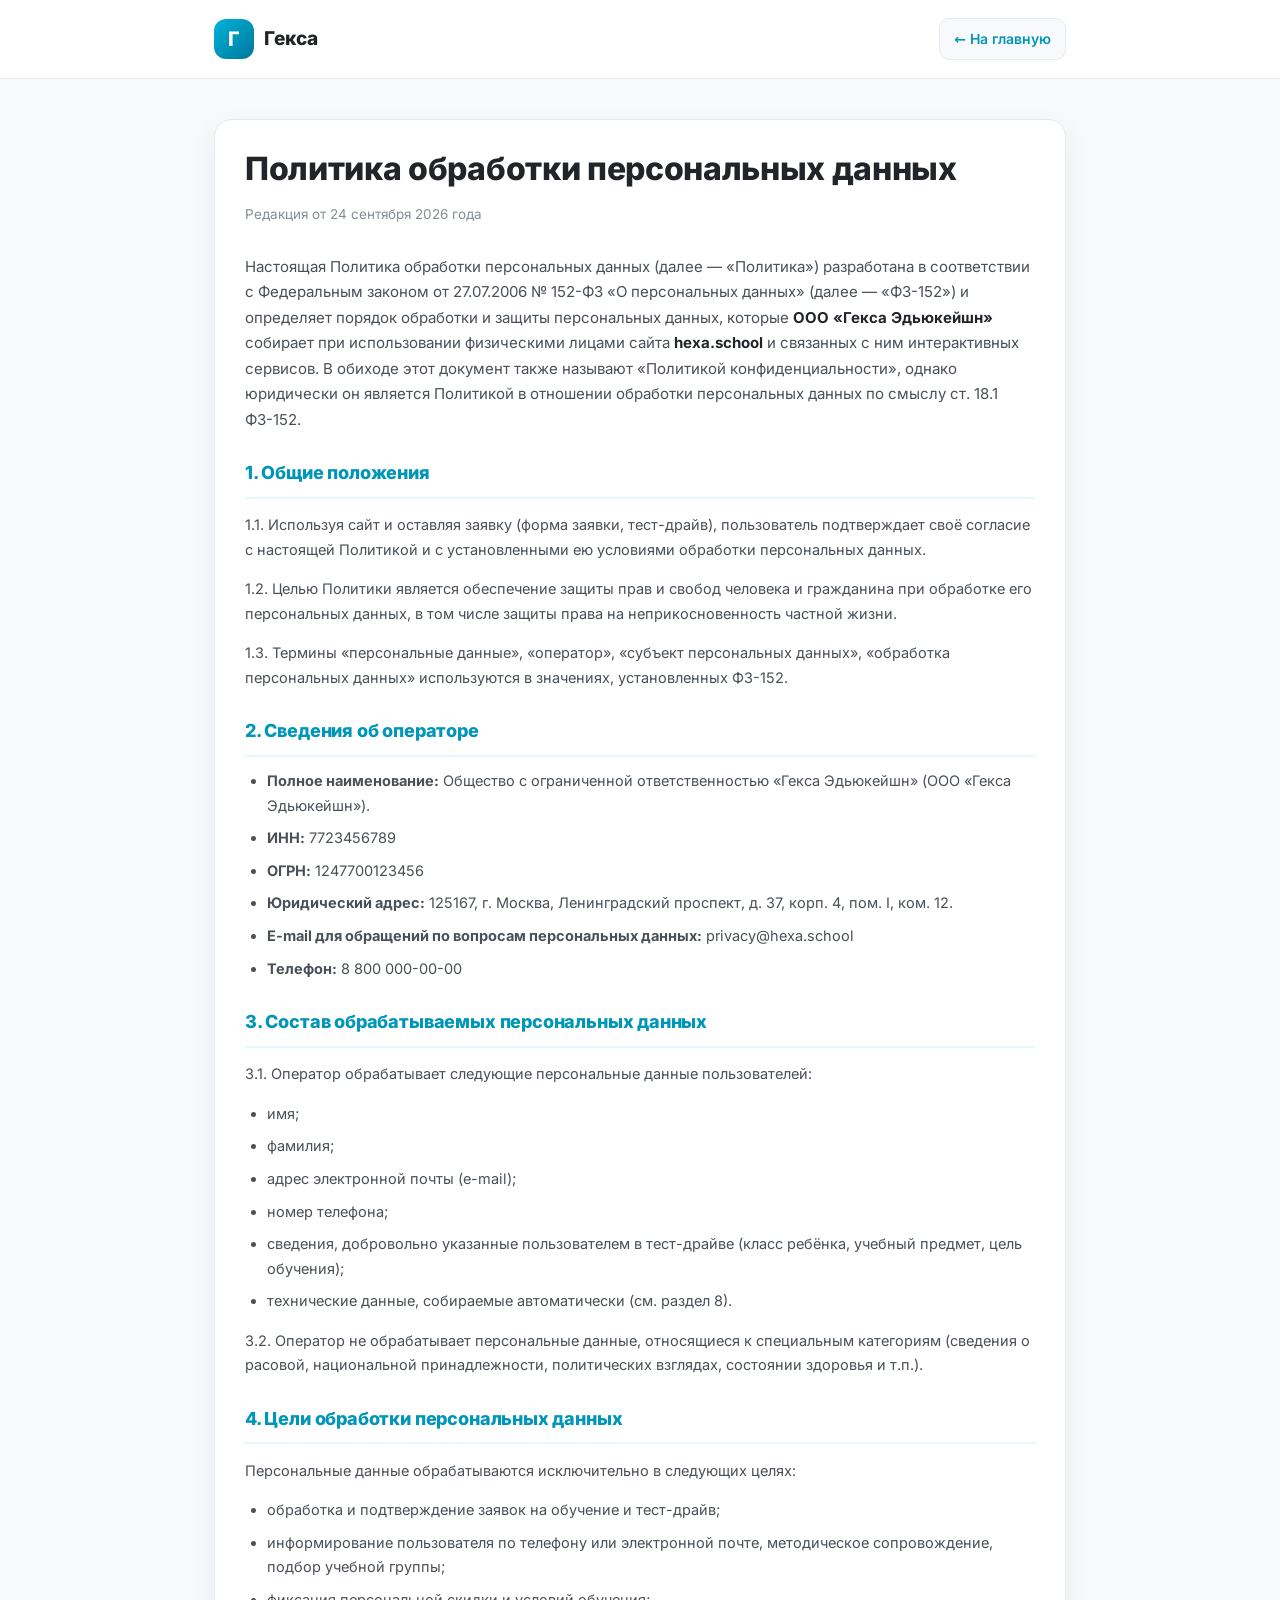
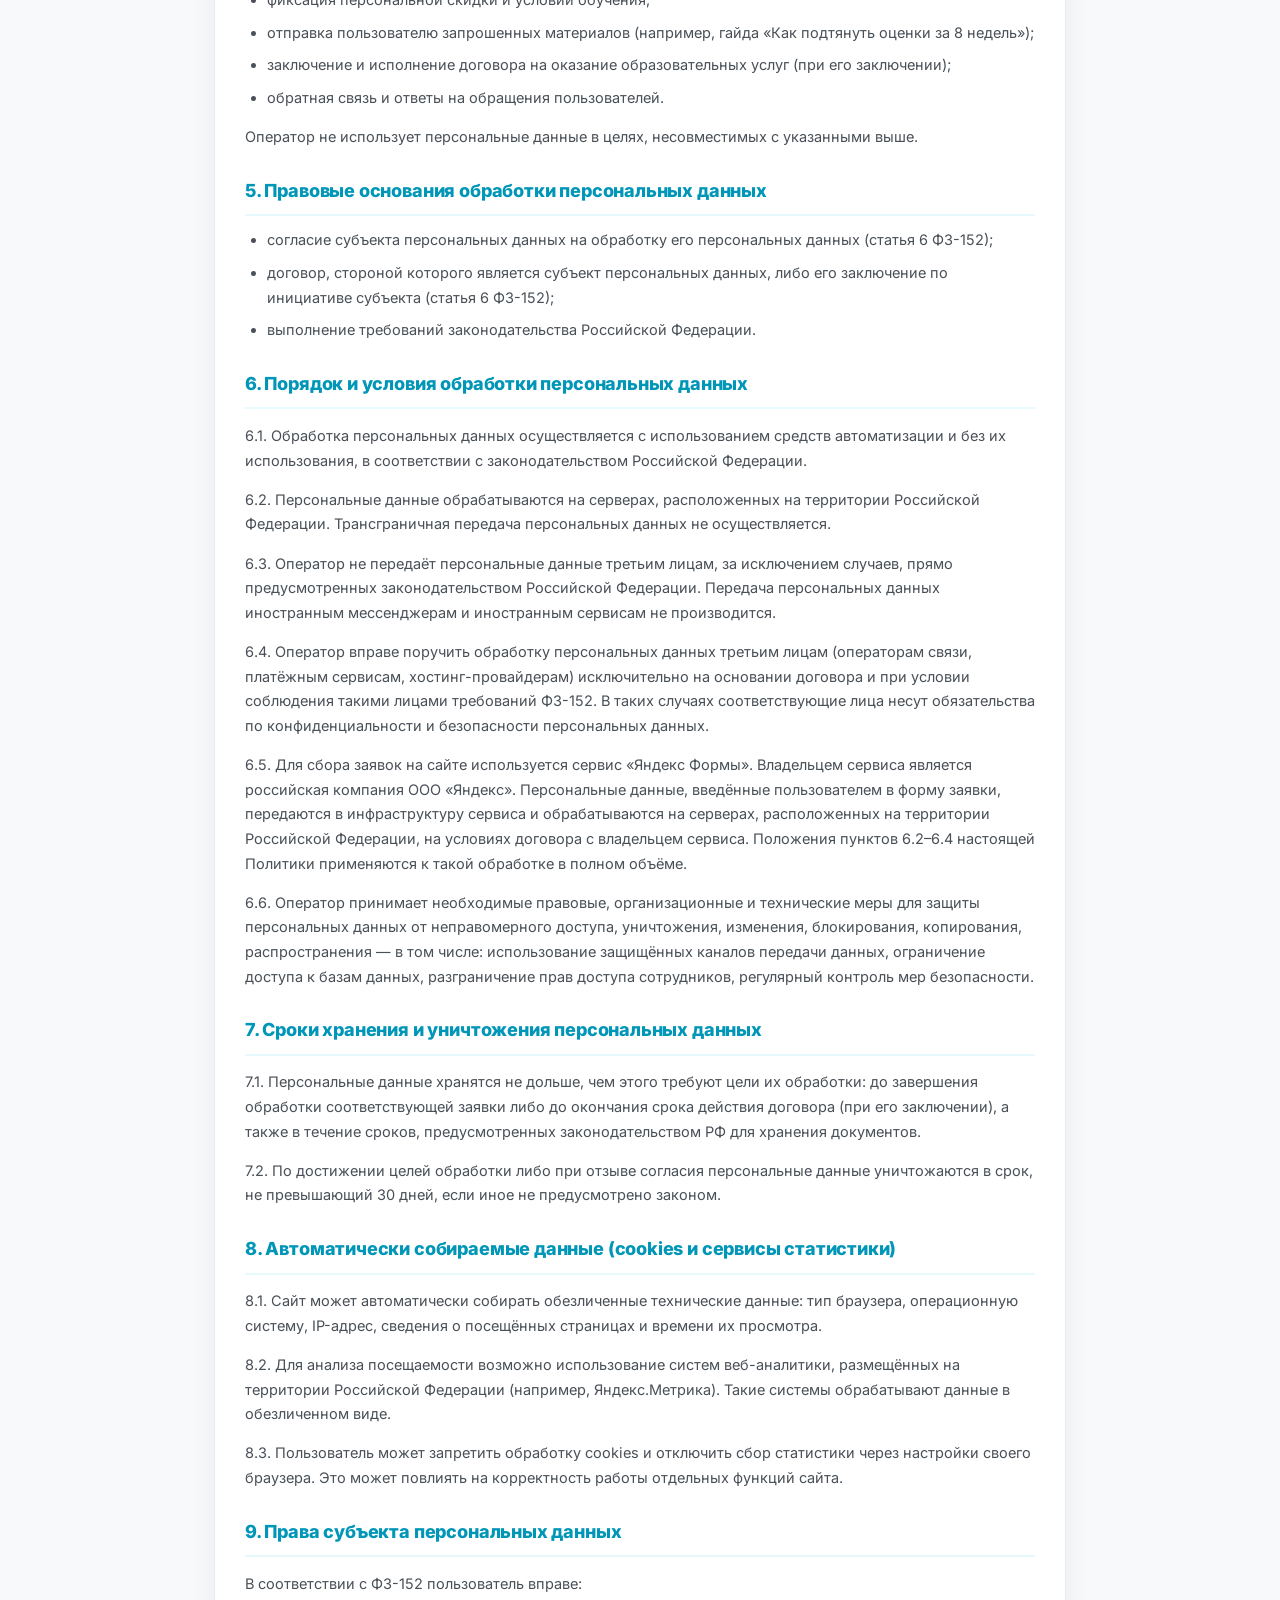
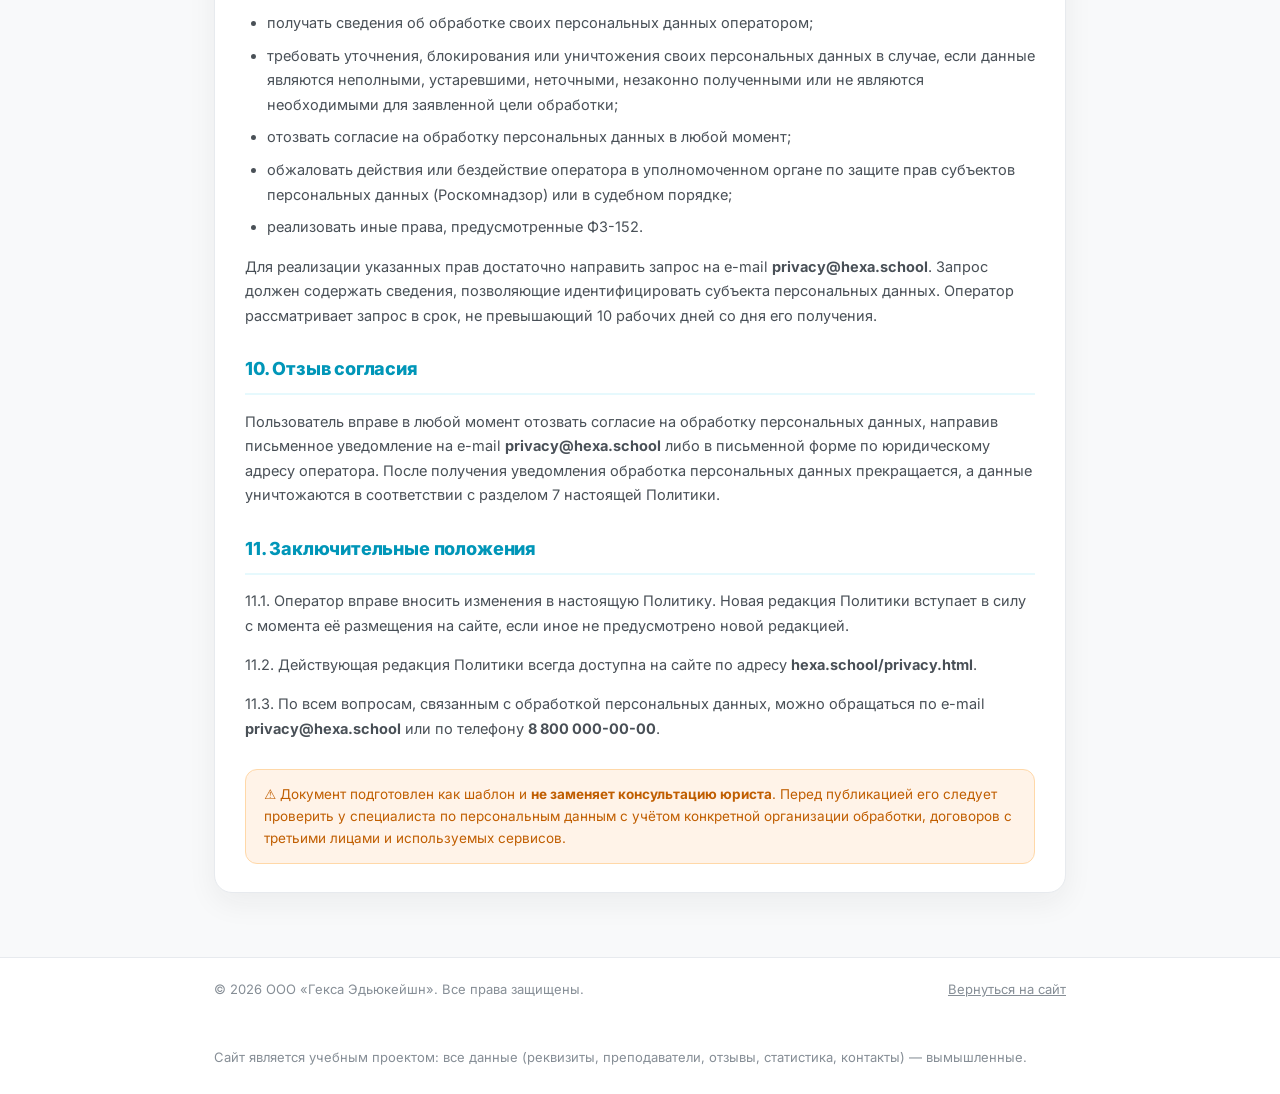
<file: privacy.html>
<!DOCTYPE html>
<html lang="ru">
<head>
  <meta charset="UTF-8">
  <meta name="viewport" content="width=device-width, initial-scale=1.0">
  <title>Политика обработки персональных данных — Гекса</title>
  <meta name="description" content="Политика обработки персональных данных онлайн-школы «Гекса» (ООО «Гекса Эдьюкейшн») в соответствии с ФЗ-152 «О персональных данных».">
  <link rel="icon" type="image/svg+xml" href="data:image/svg+xml,%3Csvg xmlns='http://www.w3.org/2000/svg' viewBox='0 0 64 64'%3E%3Cdefs%3E%3ClinearGradient id='g' x1='0' y1='0' x2='1' y2='1'%3E%3Cstop offset='0' stop-color='%2300b4d8'/%3E%3Cstop offset='1' stop-color='%2300769c'/%3E%3C/linearGradient%3E%3C/defs%3E%3Cpath d='M32 2 58 17v30L32 62 6 47V17z' fill='url(%23g)'/%3E%3Ctext x='32' y='43' font-family='Arial,sans-serif' font-size='30' font-weight='700' fill='white' text-anchor='middle'%3EГ%3C/text%3E%3C/svg%3E">
  <link rel="stylesheet" href="fonts.css">

  <style>
    * { box-sizing: border-box; }
    html { scroll-behavior: smooth; }
    body {
      margin: 0;
      font-family: 'Inter', system-ui, -apple-system, 'Segoe UI', Roboto, sans-serif;
      font-size: 16px;
      line-height: 1.7;
      color: #212529;
      background: #f8f9fa;
      -webkit-font-smoothing: antialiased;
    }
    .pp-header {
      background: #ffffff;
      border-bottom: 1px solid #e7eaee;
    }
    .pp-header__inner {
      max-width: 900px;
      margin: 0 auto;
      padding: 18px 24px;
      display: flex;
      align-items: center;
      justify-content: space-between;
      gap: 16px;
      flex-wrap: wrap;
    }
    .logo {
      display: inline-flex;
      align-items: center;
      gap: 10px;
      text-decoration: none;
      color: #212529;
    }
    .logo__mark {
      width: 40px; height: 40px;
      display: grid;
      place-items: center;
      border-radius: 12px;
      background: linear-gradient(135deg, #00b4d8, #00769c);
      color: #fff;
      font-size: 20px;
      font-weight: 800;
    }
    .logo__name { font-size: 19px; font-weight: 800; }
    .pp-back {
      font-size: 14px;
      font-weight: 600;
      color: #0096b8;
      text-decoration: none;
      padding: 8px 14px;
      border: 1px solid #e7eaee;
      border-radius: 10px;
      background: #f8f9fa;
      transition: background .2s ease, color .2s ease;
    }
    .pp-back:hover { background: #e6f9fd; color: #0096b8; }

    .pp-main {
      max-width: 900px;
      margin: 0 auto;
      padding: 40px 24px 64px;
    }
    .pp-title {
      font-size: clamp(24px, 4vw, 32px);
      font-weight: 800;
      line-height: 1.3;
      margin: 0 0 6px;
      letter-spacing: -.01em;
    }
    .pp-meta {
      font-size: 13.5px;
      color: #868e96;
      margin-bottom: 28px;
    }
    .pp-card {
      background: #ffffff;
      border: 1px solid #e7eaee;
      border-radius: 18px;
      padding: 28px 30px;
      box-shadow: 0 10px 30px rgba(33, 37, 41, .06);
    }
    .pp-intro {
      font-size: 15px;
      color: #495057;
      margin: 0 0 26px;
      line-height: 1.7;
    }
    .pp-intro strong { color: #212529; }
    .pp-section { margin-top: 26px; }
    .pp-section h2 {
      font-size: 18px;
      font-weight: 800;
      margin: 0 0 12px;
      padding-bottom: 8px;
      border-bottom: 2px solid #e6f9fd;
      color: #0096b8;
      letter-spacing: -.01em;
    }
    .pp-section p, .pp-section li { font-size: 14.5px; color: #495057; }
    .pp-section ol, .pp-section ul {
      margin: 0;
      padding-left: 22px;
    }
    .pp-section li { margin: 8px 0; }
    .pp-tip {
      margin-top: 28px;
      padding: 14px 18px;
      background: #fff3e8;
      border: 1px solid #ffd8a8;
      border-radius: 12px;
      font-size: 13.5px;
      color: #c05e00;
      line-height: 1.6;
    }
    .pp-code, .pp-req {
      font-weight: 600;
      color: #212529;
      white-space: nowrap;
    }

    .pp-footer {
      border-top: 1px solid #e7eaee;
      background: #ffffff;
    }
    .pp-footer__inner {
      max-width: 900px;
      margin: 0 auto;
      padding: 20px 24px 26px;
      font-size: 13px;
      color: #868e96;
      display: flex;
      flex-wrap: wrap;
      gap: 6px 20px;
      justify-content: space-between;
    }
    @media (max-width: 560px) {
      .pp-card { padding: 20px 18px; }
    }
  </style>
</head>
<body>

  <header class="pp-header">
    <div class="pp-header__inner">
      <a class="logo" href="index.html" aria-label="Гекса — онлайн-школа">
        <span class="logo__mark">Г</span>
        <span class="logo__name">Гекса</span>
      </a>
      <a class="pp-back" href="index.html">← На главную</a>
    </div>
  </header>

  <main class="pp-main">
    <article class="pp-card">
      <h1 class="pp-title">Политика обработки персональных данных</h1>
      <p class="pp-meta">Редакция от 24 сентября 2026 года</p>

      <p class="pp-intro">
        Настоящая Политика обработки персональных данных (далее — «Политика») разработана в соответствии
        с Федеральным законом от 27.07.2006 № 152-ФЗ «О персональных данных» (далее — «ФЗ-152»)
        и определяет порядок обработки и защиты персональных данных, которые <strong>ООО «Гекса Эдьюкейшн»</strong>
        собирает при использовании физическими лицами сайта <strong>hexa.school</strong> и связанных с ним
        интерактивных сервисов. В обиходе этот документ также называют «Политикой конфиденциальности», однако
        юридически он является Политикой в отношении обработки персональных данных по смыслу ст. 18.1 ФЗ-152.
      </p>

      <section class="pp-section">
        <h2>1. Общие положения</h2>
        <p>1.1. Используя сайт и оставляя заявку (форма заявки, тест-драйв), пользователь подтверждает своё согласие
          с настоящей Политикой и с установленными ею условиями обработки персональных данных.</p>
        <p>1.2. Целью Политики является обеспечение защиты прав и свобод человека и гражданина при обработке его
          персональных данных, в том числе защиты права на неприкосновенность частной жизни.</p>
        <p>1.3. Термины «персональные данные», «оператор», «субъект персональных данных», «обработка персональных данных»
          используются в значениях, установленных ФЗ-152.</p>
      </section>

      <section class="pp-section">
        <h2>2. Сведения об операторе</h2>
        <ul>
          <li><strong>Полное наименование:</strong> Общество с ограниченной ответственностью «Гекса Эдьюкейшн» (ООО «Гекса Эдьюкейшн»).</li>
          <li><strong>ИНН:</strong> 7723456789</li>
          <li><strong>ОГРН:</strong> 1247700123456</li>
          <li><strong>Юридический адрес:</strong> 125167, г. Москва, Ленинградский проспект, д. 37, корп. 4, пом. I, ком. 12.</li>
          <li><strong>E-mail для обращений по вопросам персональных данных:</strong> privacy@hexa.school</li>
          <li><strong>Телефон:</strong> 8 800 000-00-00</li>
        </ul>
      </section>

      <section class="pp-section">
        <h2>3. Состав обрабатываемых персональных данных</h2>
        <p>3.1. Оператор обрабатывает следующие персональные данные пользователей:</p>
        <ul>
          <li>имя;</li>
          <li>фамилия;</li>
          <li>адрес электронной почты (e-mail);</li>
          <li>номер телефона;</li>
          <li>сведения, добровольно указанные пользователем в тест-драйве (класс ребёнка, учебный предмет, цель обучения);</li>
          <li>технические данные, собираемые автоматически (см. раздел 8).</li>
        </ul>
        <p>3.2. Оператор не обрабатывает персональные данные, относящиеся к специальным категориям
          (сведения о расовой, национальной принадлежности, политических взглядах, состоянии здоровья и т.п.).</p>
      </section>

      <section class="pp-section">
        <h2>4. Цели обработки персональных данных</h2>
        <p>Персональные данные обрабатываются исключительно в следующих целях:</p>
        <ul>
          <li>обработка и подтверждение заявок на обучение и тест-драйв;</li>
          <li>информирование пользователя по телефону или электронной почте, методическое сопровождение,
            подбор учебной группы;</li>
          <li>фиксация персональной скидки и условий обучения;</li>
          <li>отправка пользователю запрошенных материалов (например, гайда «Как подтянуть оценки за 8 недель»);</li>
          <li>заключение и исполнение договора на оказание образовательных услуг (при его заключении);</li>
          <li>обратная связь и ответы на обращения пользователей.</li>
        </ul>
        <p>Оператор не использует персональные данные в целях, несовместимых с указанными выше.</p>
      </section>

      <section class="pp-section">
        <h2>5. Правовые основания обработки персональных данных</h2>
        <ul>
          <li>согласие субъекта персональных данных на обработку его персональных данных (статья 6 ФЗ-152);</li>
          <li>договор, стороной которого является субъект персональных данных, либо его заключение
            по инициативе субъекта (статья 6 ФЗ-152);</li>
          <li>выполнение требований законодательства Российской Федерации.</li>
        </ul>
      </section>

      <section class="pp-section">
        <h2>6. Порядок и условия обработки персональных данных</h2>
        <p>6.1. Обработка персональных данных осуществляется с использованием средств автоматизации и без их
          использования, в соответствии с законодательством Российской Федерации.</p>
        <p>6.2. Персональные данные обрабатываются на серверах, расположенных на территории Российской Федерации.
          Трансграничная передача персональных данных не осуществляется.</p>
        <p>6.3. Оператор не передаёт персональные данные третьим лицам, за исключением случаев, прямо
          предусмотренных законодательством Российской Федерации. Передача персональных данных иностранным
          мессенджерам и иностранным сервисам не производится.</p>
        <p>6.4. Оператор вправе поручить обработку персональных данных третьим лицам (операторам связи, платёжным
          сервисам, хостинг-провайдерам) исключительно на основании договора и при условии соблюдения такими лицами
          требований ФЗ-152. В таких случаях соответствующие лица несут обязательства по конфиденциальности
          и безопасности персональных данных.</p>
        <p>6.5. Для сбора заявок на сайте используется сервис «Яндекс Формы». Владельцем сервиса является российская
          компания ООО «Яндекс». Персональные данные, введённые пользователем в форму заявки, передаются в
          инфраструктуру сервиса и обрабатываются на серверах, расположенных на территории Российской Федерации,
          на условиях договора с владельцем сервиса. Положения пунктов 6.2–6.4 настоящей Политики применяются
          к такой обработке в полном объёме.</p>
        <p>6.6. Оператор принимает необходимые правовые, организационные и технические меры для защиты персональных
          данных от неправомерного доступа, уничтожения, изменения, блокирования, копирования, распространения —
          в том числе: использование защищённых каналов передачи данных, ограничение доступа к базам данных,
          разграничение прав доступа сотрудников, регулярный контроль мер безопасности.</p>
      </section>

      <section class="pp-section">
        <h2>7. Сроки хранения и уничтожения персональных данных</h2>
        <p>7.1. Персональные данные хранятся не дольше, чем этого требуют цели их обработки: до завершения
          обработки соответствующей заявки либо до окончания срока действия договора (при его заключении),
          а также в течение сроков, предусмотренных законодательством РФ для хранения документов.</p>
        <p>7.2. По достижении целей обработки либо при отзыве согласия персональные данные уничтожаются
          в срок, не превышающий 30 дней, если иное не предусмотрено законом.</p>
      </section>

      <section class="pp-section">
        <h2>8. Автоматически собираемые данные (cookies и сервисы статистики)</h2>
        <p>8.1. Сайт может автоматически собирать обезличенные технические данные: тип браузера, операционную
          систему, IP-адрес, сведения о посещённых страницах и времени их просмотра.</p>
        <p>8.2. Для анализа посещаемости возможно использование систем веб-аналитики, размещённых на территории
          Российской Федерации (например, Яндекс.Метрика). Такие системы обрабатывают данные в обезличенном виде.</p>
        <p>8.3. Пользователь может запретить обработку cookies и отключить сбор статистики через настройки своего
          браузера. Это может повлиять на корректность работы отдельных функций сайта.</p>
      </section>

      <section class="pp-section">
        <h2>9. Права субъекта персональных данных</h2>
        <p>В соответствии с ФЗ-152 пользователь вправе:</p>
        <ul>
          <li>получать сведения об обработке своих персональных данных оператором;</li>
          <li>требовать уточнения, блокирования или уничтожения своих персональных данных в случае, если данные
            являются неполными, устаревшими, неточными, незаконно полученными или не являются необходимыми
            для заявленной цели обработки;</li>
          <li>отозвать согласие на обработку персональных данных в любой момент;</li>
          <li>обжаловать действия или бездействие оператора в уполномоченном органе по защите прав субъектов
            персональных данных (Роскомнадзор) или в судебном порядке;</li>
          <li>реализовать иные права, предусмотренные ФЗ-152.</li>
        </ul>
        <p>Для реализации указанных прав достаточно направить запрос на e-mail
          <strong>privacy@hexa.school</strong>. Запрос должен содержать сведения, позволяющие идентифицировать
          субъекта персональных данных. Оператор рассматривает запрос в срок, не превышающий 10 рабочих дней
          со дня его получения.</p>
      </section>

      <section class="pp-section">
        <h2>10. Отзыв согласия</h2>
        <p>Пользователь вправе в любой момент отозвать согласие на обработку персональных данных, направив
          письменное уведомление на e-mail <strong>privacy@hexa.school</strong> либо в письменной форме
          по юридическому адресу оператора. После получения уведомления обработка персональных данных
          прекращается, а данные уничтожаются в соответствии с разделом 7 настоящей Политики.</p>
      </section>

      <section class="pp-section">
        <h2>11. Заключительные положения</h2>
        <p>11.1. Оператор вправе вносить изменения в настоящую Политику. Новая редакция Политики вступает в силу
          с момента её размещения на сайте, если иное не предусмотрено новой редакцией.</p>
        <p>11.2. Действующая редакция Политики всегда доступна на сайте по адресу <strong>hexa.school/privacy.html</strong>.</p>
        <p>11.3. По всем вопросам, связанным с обработкой персональных данных, можно обращаться по e-mail
          <strong>privacy@hexa.school</strong> или по телефону <strong>8 800 000-00-00</strong>.</p>
      </section>

      <div class="pp-tip">
        ⚠️ Документ подготовлен как шаблон и <strong>не заменяет консультацию юриста</strong>. Перед публикацией
        его следует проверить у специалиста по персональным данным с учётом конкретной организации обработки,
        договоров с третьими лицами и используемых сервисов.
      </div>
    </article>
  </main>

  <footer class="pp-footer">
    <div class="pp-footer__inner">
      <span>© 2026 ООО «Гекса Эдьюкейшн». Все права защищены.</span>
      <a href="index.html" style="color:inherit;">Вернуться на сайт</a>
    </div>
    <div class="pp-footer__inner pp-footer__inner--note">
      <span>Сайт является учебным проектом: все данные (реквизиты, преподаватели, отзывы, статистика, контакты) — вымышленные.</span>
    </div>
  </footer>

</body>
</html>
</file>
<file: fonts.css>
﻿/* cyrillic-ext */
@font-face {
  font-family: 'Inter';
  font-style: normal;
  font-weight: 400;
  font-display: swap;
  src: url(fonts/inter-400-cyrillic-ext.woff2) format('woff2');
  unicode-range: U+0460-052F, U+1C80-1C8A, U+20B4, U+2DE0-2DFF, U+A640-A69F, U+FE2E-FE2F;
}

/* cyrillic */
@font-face {
  font-family: 'Inter';
  font-style: normal;
  font-weight: 400;
  font-display: swap;
  src: url(fonts/inter-400-cyrillic.woff2) format('woff2');
  unicode-range: U+0301, U+0400-045F, U+0490-0491, U+04B0-04B1, U+2116;
}

/* latin-ext */
@font-face {
  font-family: 'Inter';
  font-style: normal;
  font-weight: 400;
  font-display: swap;
  src: url(fonts/inter-400-latin-ext.woff2) format('woff2');
  unicode-range: U+0100-02BA, U+02BD-02C5, U+02C7-02CC, U+02CE-02D7, U+02DD-02FF, U+0304, U+0308, U+0329, U+1D00-1DBF, U+1E00-1E9F, U+1EF2-1EFF, U+2020, U+20A0-20AB, U+20AD-20C0, U+2113, U+2C60-2C7F, U+A720-A7FF;
}

/* latin */
@font-face {
  font-family: 'Inter';
  font-style: normal;
  font-weight: 400;
  font-display: swap;
  src: url(fonts/inter-400-latin.woff2) format('woff2');
  unicode-range: U+0000-00FF, U+0131, U+0152-0153, U+02BB-02BC, U+02C6, U+02DA, U+02DC, U+0304, U+0308, U+0329, U+2000-206F, U+20AC, U+2122, U+2191, U+2193, U+2212, U+2215, U+FEFF, U+FFFD;
}

/* cyrillic-ext */
@font-face {
  font-family: 'Inter';
  font-style: normal;
  font-weight: 500;
  font-display: swap;
  src: url(fonts/inter-500-cyrillic-ext.woff2) format('woff2');
  unicode-range: U+0460-052F, U+1C80-1C8A, U+20B4, U+2DE0-2DFF, U+A640-A69F, U+FE2E-FE2F;
}

/* cyrillic */
@font-face {
  font-family: 'Inter';
  font-style: normal;
  font-weight: 500;
  font-display: swap;
  src: url(fonts/inter-500-cyrillic.woff2) format('woff2');
  unicode-range: U+0301, U+0400-045F, U+0490-0491, U+04B0-04B1, U+2116;
}

/* latin-ext */
@font-face {
  font-family: 'Inter';
  font-style: normal;
  font-weight: 500;
  font-display: swap;
  src: url(fonts/inter-500-latin-ext.woff2) format('woff2');
  unicode-range: U+0100-02BA, U+02BD-02C5, U+02C7-02CC, U+02CE-02D7, U+02DD-02FF, U+0304, U+0308, U+0329, U+1D00-1DBF, U+1E00-1E9F, U+1EF2-1EFF, U+2020, U+20A0-20AB, U+20AD-20C0, U+2113, U+2C60-2C7F, U+A720-A7FF;
}

/* latin */
@font-face {
  font-family: 'Inter';
  font-style: normal;
  font-weight: 500;
  font-display: swap;
  src: url(fonts/inter-500-latin.woff2) format('woff2');
  unicode-range: U+0000-00FF, U+0131, U+0152-0153, U+02BB-02BC, U+02C6, U+02DA, U+02DC, U+0304, U+0308, U+0329, U+2000-206F, U+20AC, U+2122, U+2191, U+2193, U+2212, U+2215, U+FEFF, U+FFFD;
}

/* cyrillic-ext */
@font-face {
  font-family: 'Inter';
  font-style: normal;
  font-weight: 600;
  font-display: swap;
  src: url(fonts/inter-600-cyrillic-ext.woff2) format('woff2');
  unicode-range: U+0460-052F, U+1C80-1C8A, U+20B4, U+2DE0-2DFF, U+A640-A69F, U+FE2E-FE2F;
}

/* cyrillic */
@font-face {
  font-family: 'Inter';
  font-style: normal;
  font-weight: 600;
  font-display: swap;
  src: url(fonts/inter-600-cyrillic.woff2) format('woff2');
  unicode-range: U+0301, U+0400-045F, U+0490-0491, U+04B0-04B1, U+2116;
}

/* latin-ext */
@font-face {
  font-family: 'Inter';
  font-style: normal;
  font-weight: 600;
  font-display: swap;
  src: url(fonts/inter-600-latin-ext.woff2) format('woff2');
  unicode-range: U+0100-02BA, U+02BD-02C5, U+02C7-02CC, U+02CE-02D7, U+02DD-02FF, U+0304, U+0308, U+0329, U+1D00-1DBF, U+1E00-1E9F, U+1EF2-1EFF, U+2020, U+20A0-20AB, U+20AD-20C0, U+2113, U+2C60-2C7F, U+A720-A7FF;
}

/* latin */
@font-face {
  font-family: 'Inter';
  font-style: normal;
  font-weight: 600;
  font-display: swap;
  src: url(fonts/inter-600-latin.woff2) format('woff2');
  unicode-range: U+0000-00FF, U+0131, U+0152-0153, U+02BB-02BC, U+02C6, U+02DA, U+02DC, U+0304, U+0308, U+0329, U+2000-206F, U+20AC, U+2122, U+2191, U+2193, U+2212, U+2215, U+FEFF, U+FFFD;
}

/* cyrillic-ext */
@font-face {
  font-family: 'Inter';
  font-style: normal;
  font-weight: 700;
  font-display: swap;
  src: url(fonts/inter-700-cyrillic-ext.woff2) format('woff2');
  unicode-range: U+0460-052F, U+1C80-1C8A, U+20B4, U+2DE0-2DFF, U+A640-A69F, U+FE2E-FE2F;
}

/* cyrillic */
@font-face {
  font-family: 'Inter';
  font-style: normal;
  font-weight: 700;
  font-display: swap;
  src: url(fonts/inter-700-cyrillic.woff2) format('woff2');
  unicode-range: U+0301, U+0400-045F, U+0490-0491, U+04B0-04B1, U+2116;
}

/* latin-ext */
@font-face {
  font-family: 'Inter';
  font-style: normal;
  font-weight: 700;
  font-display: swap;
  src: url(fonts/inter-700-latin-ext.woff2) format('woff2');
  unicode-range: U+0100-02BA, U+02BD-02C5, U+02C7-02CC, U+02CE-02D7, U+02DD-02FF, U+0304, U+0308, U+0329, U+1D00-1DBF, U+1E00-1E9F, U+1EF2-1EFF, U+2020, U+20A0-20AB, U+20AD-20C0, U+2113, U+2C60-2C7F, U+A720-A7FF;
}

/* latin */
@font-face {
  font-family: 'Inter';
  font-style: normal;
  font-weight: 700;
  font-display: swap;
  src: url(fonts/inter-700-latin.woff2) format('woff2');
  unicode-range: U+0000-00FF, U+0131, U+0152-0153, U+02BB-02BC, U+02C6, U+02DA, U+02DC, U+0304, U+0308, U+0329, U+2000-206F, U+20AC, U+2122, U+2191, U+2193, U+2212, U+2215, U+FEFF, U+FFFD;
}

/* cyrillic-ext */
@font-face {
  font-family: 'Inter';
  font-style: normal;
  font-weight: 800;
  font-display: swap;
  src: url(fonts/inter-800-cyrillic-ext.woff2) format('woff2');
  unicode-range: U+0460-052F, U+1C80-1C8A, U+20B4, U+2DE0-2DFF, U+A640-A69F, U+FE2E-FE2F;
}

/* cyrillic */
@font-face {
  font-family: 'Inter';
  font-style: normal;
  font-weight: 800;
  font-display: swap;
  src: url(fonts/inter-800-cyrillic.woff2) format('woff2');
  unicode-range: U+0301, U+0400-045F, U+0490-0491, U+04B0-04B1, U+2116;
}

/* latin-ext */
@font-face {
  font-family: 'Inter';
  font-style: normal;
  font-weight: 800;
  font-display: swap;
  src: url(fonts/inter-800-latin-ext.woff2) format('woff2');
  unicode-range: U+0100-02BA, U+02BD-02C5, U+02C7-02CC, U+02CE-02D7, U+02DD-02FF, U+0304, U+0308, U+0329, U+1D00-1DBF, U+1E00-1E9F, U+1EF2-1EFF, U+2020, U+20A0-20AB, U+20AD-20C0, U+2113, U+2C60-2C7F, U+A720-A7FF;
}

/* latin */
@font-face {
  font-family: 'Inter';
  font-style: normal;
  font-weight: 800;
  font-display: swap;
  src: url(fonts/inter-800-latin.woff2) format('woff2');
  unicode-range: U+0000-00FF, U+0131, U+0152-0153, U+02BB-02BC, U+02C6, U+02DA, U+02DC, U+0304, U+0308, U+0329, U+2000-206F, U+20AC, U+2122, U+2191, U+2193, U+2212, U+2215, U+FEFF, U+FFFD;
}
</file>
